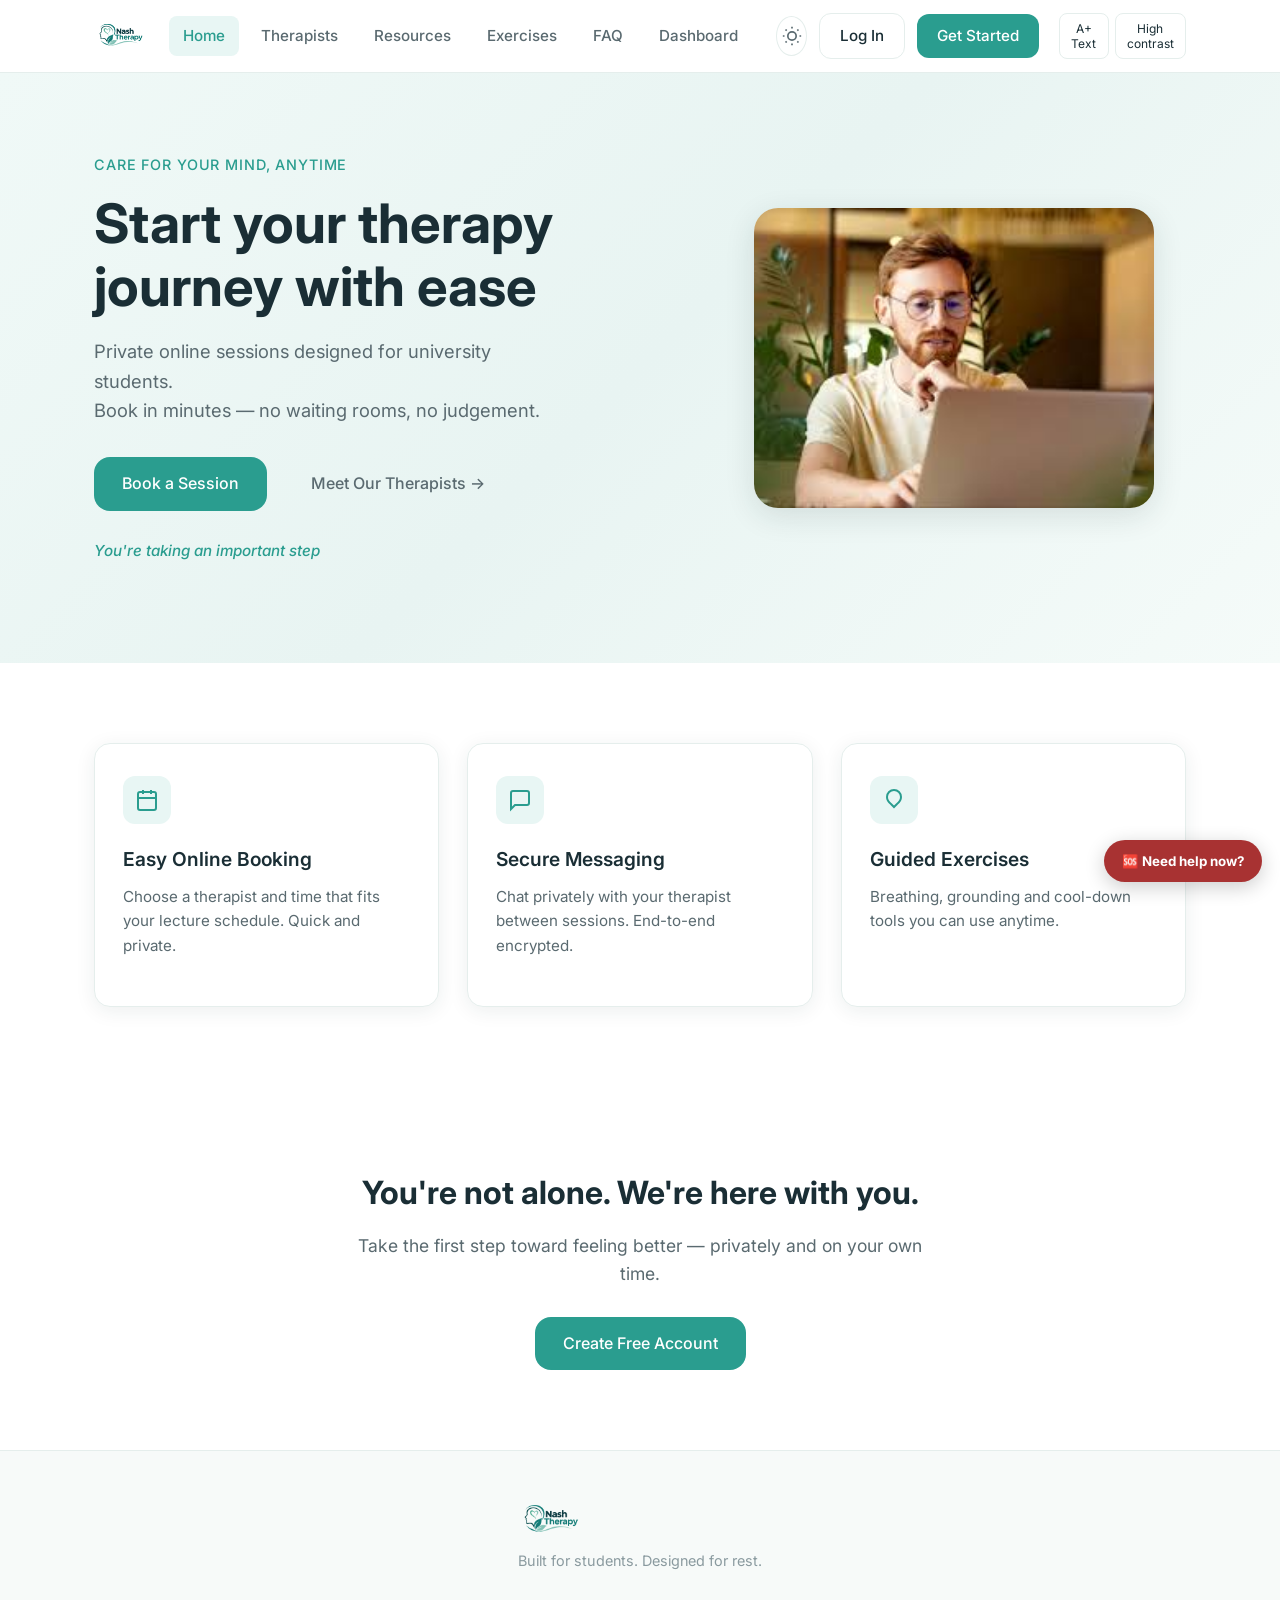
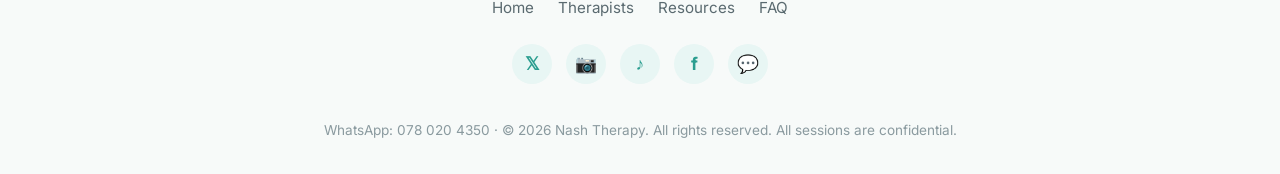
<file: index.html>
<!DOCTYPE html>
<html lang="en">
<head>
  <meta charset="UTF-8">
  <meta name="viewport" content="width=device-width, initial-scale=1.0">
  <title>Nash Therapy | Support for Students</title>
  <link rel="stylesheet" href="styles.css">
  <link href="https://fonts.googleapis.com/css2?family=Inter:wght@300;400;500;600;700&display=swap" rel="stylesheet">
</head>
<body>
  <header class="navbar">
    <div class="container nav-container">
      <a href="index.html" class="logo"><img src="images/logo.png" alt="Nash Therapy" class="logo-img"></a>
      <nav class="nav-links">
        <a href="index.html" class="nav-link active">Home</a>
        <a href="therapists.html" class="nav-link">Therapists</a>
        <a href="resources.html" class="nav-link">Resources</a>
        <a href="exercises.html" class="nav-link">Exercises</a>
        <a href="faq.html" class="nav-link">FAQ</a>
        <a href="dashboard.html" class="nav-link">Dashboard</a>
      </nav>
      <div class="nav-actions">
        <button id="theme-toggle" class="theme-btn" aria-label="Toggle dark mode">
          <svg class="icon-sun" viewBox="0 0 24 24" fill="none" stroke="currentColor" stroke-width="2"><circle cx="12" cy="12" r="5"/><path d="M12 1v2M12 21v2M4.22 4.22l1.42 1.42M18.36 18.36l1.42 1.42M1 12h2M21 12h2M4.22 19.78l1.42-1.42M18.36 5.64l1.42-1.42"/></svg>
          <svg class="icon-moon" viewBox="0 0 24 24" fill="none" stroke="currentColor" stroke-width="2"><path d="M21 12.79A9 9 0 1 1 11.21 3 7 7 0 0 0 21 12.79z"/></svg>
        </button>
        <a href="login.html" class="btn btn-outline">Log In</a>
        <a href="signup.html" class="btn btn-primary">Get Started</a>
      </div>
    </div>
  </header>

  <section class="hero">
    <div class="container hero-content">
      <div class="hero-text">
        <p class="hero-eyebrow animate-fade-up">Care for your mind, anytime</p>
        <h1 class="hero-title">
          <span class="animate-fade-up delay-1">Start your therapy</span>
          <span class="animate-fade-up delay-2">journey with ease</span>
        </h1>
        <p class="hero-subtitle animate-fade-up delay-3">
          Private online sessions designed for university students.<br>
          Book in minutes — no waiting rooms, no judgement.
        </p>
        <div class="hero-actions animate-fade-up delay-4">
          <a href="signup.html" class="btn btn-primary btn-lg">Book a Session</a>
          <a href="therapists.html" class="btn btn-ghost btn-lg">Meet Our Therapists →</a>
        </div>
        <p class="hero-support animate-fade-up delay-5">You're taking an important step</p>
      </div>
      <div class="hero-visual animate-fade-up delay-3">
        <img src="images/student-hero.jpg" alt="Student using Nash Therapy" class="hero-image">
      </div>
    </div>
  </section>

  <section class="features">
    <div class="container">
      <div class="features-grid">
        <article class="feature-card animate-on-scroll">
          <div class="feature-icon"><svg viewBox="0 0 24 24" fill="none" stroke="currentColor" stroke-width="2"><rect x="3" y="4" width="18" height="18" rx="2"/><path d="M16 2v4M8 2v4M3 10h18"/></svg></div>
          <h3>Easy Online Booking</h3>
          <p>Choose a therapist and time that fits your lecture schedule. Quick and private.</p>
        </article>
        <article class="feature-card animate-on-scroll">
          <div class="feature-icon"><svg viewBox="0 0 24 24" fill="none" stroke="currentColor" stroke-width="2"><path d="M21 15a2 2 0 0 1-2 2H7l-4 4V5a2 2 0 0 1 2-2h14a2 2 0 0 1 2 2z"/></svg></div>
          <h3>Secure Messaging</h3>
          <p>Chat privately with your therapist between sessions. End-to-end encrypted.</p>
        </article>
        <article class="feature-card animate-on-scroll">
          <div class="feature-icon"><svg viewBox="0 0 24 24" fill="none" stroke="currentColor" stroke-width="2"><path d="M12 2a7 7 0 0 1 7 7c0 3-2 5.5-4 7l-3 3-3-3c-2-1.5-4-4-4-7a7 7 0 0 1 7-7z"/></svg></div>
          <h3>Guided Exercises</h3>
          <p>Breathing, grounding and cool-down tools you can use anytime.</p>
        </article>
      </div>
    </div>
  </section>

  <section class="cta">
    <div class="container">
      <div class="cta-content animate-on-scroll">
        <h2>You're not alone. We're here with you.</h2>
        <p>Take the first step toward feeling better — privately and on your own time.</p>
        <a href="signup.html" class="btn btn-primary btn-lg">Create Free Account</a>
      </div>
    </div>
  </section>

  <footer class="footer">
    <div class="container footer-content">
      <div class="footer-brand">
        <a href="index.html" class="logo"><img src="images/logo.png" alt="Nash Therapy" class="logo-img"></a>
        <p>Built for students. Designed for rest.</p>
      </div>
      <div class="footer-links">
        <a href="index.html">Home</a>
        <a href="therapists.html">Therapists</a>
        <a href="resources.html">Resources</a>
        <a href="faq.html">FAQ</a>
      </div>
      <div class="social-links">
        <a href="https://twitter.com/" target="_blank" rel="noopener" class="social-icon" title="Twitter">𝕏</a>
        <a href="https://instagram.com/" target="_blank" rel="noopener" class="social-icon" title="Instagram">📷</a>
        <a href="https://www.tiktok.com/" target="_blank" rel="noopener" class="social-icon" title="TikTok">♪</a>
        <a href="https://facebook.com/" target="_blank" rel="noopener" class="social-icon" title="Facebook">f</a>
        <a href="https://wa.me/27780204350" target="_blank" rel="noopener" class="social-icon" title="WhatsApp 078 020 4350">💬</a>
      </div>
      <p class="footer-copy">WhatsApp: 078 020 4350 · © 2026 Nash Therapy. All rights reserved. All sessions are confidential.</p>
    </div>
  </footer>
  <script src="script.js"></script>
</body>
</html>
</file>
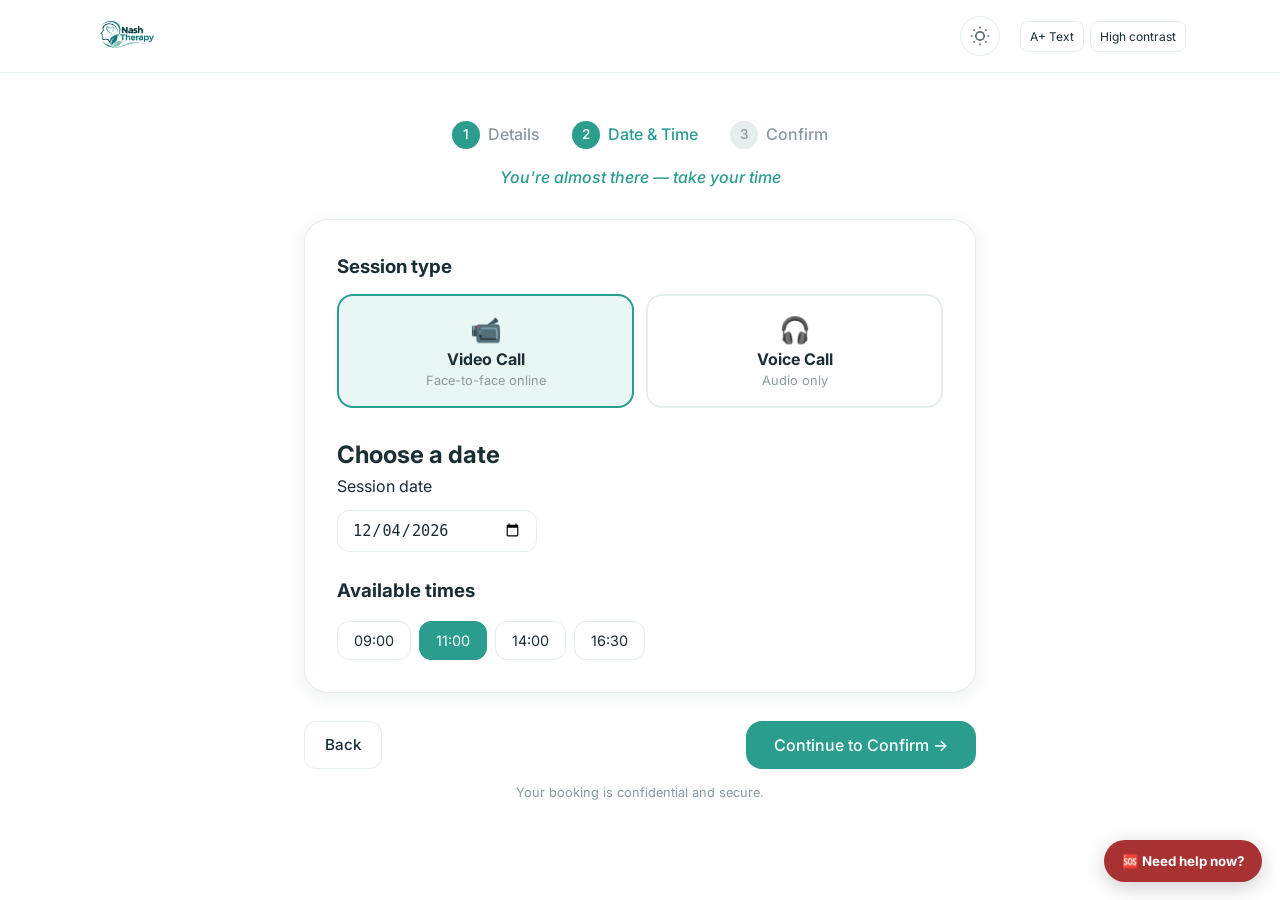
<file: booking.html>
<!DOCTYPE html>
<html lang="en">
<head>
  <meta charset="UTF-8">
  <meta name="viewport" content="width=device-width, initial-scale=1.0">
  <title>Book a Session | Nash Therapy</title>
  <link rel="stylesheet" href="styles.css">
  <link href="https://fonts.googleapis.com/css2?family=Inter:wght@300;400;500;600;700&display=swap" rel="stylesheet">
</head>
<body>
  <header class="navbar">
    <div class="container nav-container">
      <a href="index.html" class="logo">
        <img src="images/logo.png" alt="Nash Therapy" class="logo-img">
      </a>
      <div class="nav-actions">
        <button id="theme-toggle" class="theme-btn" aria-label="Toggle dark mode">
          <svg class="icon-sun" viewBox="0 0 24 24" fill="none" stroke="currentColor" stroke-width="2"><circle cx="12" cy="12" r="5"/><path d="M12 1v2M12 21v2M4.22 4.22l1.42 1.42M18.36 18.36l1.42 1.42M1 12h2M21 12h2M4.22 19.78l1.42-1.42M18.36 5.64l1.42-1.42"/></svg>
          <svg class="icon-moon" viewBox="0 0 24 24" fill="none" stroke="currentColor" stroke-width="2"><path d="M21 12.79A9 9 0 1 1 11.21 3 7 7 0 0 0 21 12.79z"/></svg>
        </button>
      </div>
    </div>
  </header>

  <main class="page-content">
    <div class="container" style="max-width:720px">

      <!-- STEP 2: Date, Time & Session Type -->
      <div id="step-datetime">
        <div class="progress-steps animate-fade-up">
          <div class="step done"><span>1</span> Details</div>
          <div class="step active"><span>2</span> Date & Time</div>
          <div class="step"><span>3</span> Confirm</div>
        </div>
        <p class="support-text center animate-fade-up delay-1">You're almost there — take your time</p>

        <div class="booking-panel animate-fade-up delay-2">
          <h3 style="margin-bottom:12px">Session type</h3>
          <div class="session-type-options" id="session-type">
            <button class="type-btn selected" data-type="Video Call">
              <span class="type-icon">📹</span>
              <strong>Video Call</strong>
              <small>Face-to-face online</small>
            </button>
            <button class="type-btn" data-type="Voice Call">
              <span class="type-icon">🎧</span>
              <strong>Voice Call</strong>
              <small>Audio only</small>
            </button>
          </div>

          <div class="calendar-section" style="margin-top:28px"><h2>Choose a date</h2><label for="booking-date">Session date</label><input type="date" id="booking-date" min="2026-11-13" value="2026-11-16" class="search-input" style="display:block;margin-top:10px"></div>

          <div class="times-section" style="margin-top:24px">
            <h3>Available times</h3>
            <div class="time-slots" id="time-slots">
              <button class="time-slot" data-time="09:00">09:00</button>
              <button class="time-slot selected" data-time="11:00">11:00</button>
              <button class="time-slot" data-time="14:00">14:00</button>
              <button class="time-slot" data-time="16:30">16:30</button>
            </div>
          </div>
        </div>

        <div class="booking-actions animate-fade-up delay-3">
          <a href="therapist-profile.html" id="back-link" class="btn btn-outline">Back</a>
          <button id="btn-to-confirm" class="btn btn-primary btn-lg">Continue to Confirm →</button>
        </div>
        <p class="privacy-note center">Your booking is confidential and secure.</p>
      </div>

      <!-- STEP 3: Confirm -->
      <div id="step-confirm" style="display:none">
        <div class="progress-steps">
          <div class="step done"><span>1</span> Details</div>
          <div class="step done"><span>2</span> Date & Time</div>
          <div class="step active"><span>3</span> Confirm</div>
        </div>
        <p class="support-text center">Please review your booking details</p>

        <div class="booking-panel">
          <div class="confirm-summary">
            <div class="confirm-row"><span class="confirm-label">Therapist</span><span class="confirm-value" id="confirm-therapist">Dr. Thandi Mokoena</span></div>
            <div class="confirm-row"><span class="confirm-label">Date</span><span class="confirm-value" id="confirm-date">9 October 2026</span></div>
            <div class="confirm-row"><span class="confirm-label">Time</span><span class="confirm-value" id="confirm-time">11:00</span></div>
            <div class="confirm-row"><span class="confirm-label">Session type</span><span class="confirm-value" id="confirm-type">Video Call · 45 minutes</span></div>
            <div class="confirm-row"><span class="confirm-label">Location</span><span class="confirm-value">Online (secure link will be sent)</span></div>
          </div>
        </div>

        <div class="booking-actions">
          <button id="btn-back-datetime" class="btn btn-outline">Back</button>
          <button id="btn-confirm-booking" class="btn btn-primary btn-lg">Confirm Booking</button>
        </div>
        <p class="privacy-note center">By confirming you agree that this session is confidential.</p>
      </div>

      <!-- SUCCESS -->
      <div id="step-success" style="display:none">
        <div class="success-card animate-fade-up">
          <div class="success-icon">✓</div>
          <h1>Booking Confirmed!</h1>
          <p class="success-msg">Your session with <strong id="success-therapist">Dr. Thandi Mokoena</strong> has been successfully booked.</p>
          <div class="confirm-summary" style="text-align:left; margin:24px 0">
            <div class="confirm-row"><span class="confirm-label">Date</span><span class="confirm-value" id="success-date">9 October 2026</span></div>
            <div class="confirm-row"><span class="confirm-label">Time</span><span class="confirm-value" id="success-time">11:00</span></div>
            <div class="confirm-row"><span class="confirm-label">Type</span><span class="confirm-value" id="success-type">Video Call · 45 min</span></div>
          </div>
          <p class="muted">A confirmation has been saved to your dashboard.</p>
          <div style="display:flex;gap:12px;justify-content:center;margin-top:28px;flex-wrap:wrap">
            <a href="dashboard.html" class="btn btn-primary btn-lg">Go to Dashboard</a>
            <a href="messages.html" class="btn btn-outline btn-lg">Message Therapist</a>
          </div>
        </div>
      </div>

    </div>
  </main>

  <script src="therapist-data.js"></script>
  <script src="script.js"></script>
  <script>
    (function () {
      var dateInput = document.getElementById('booking-date');
      var today = new Date(); var todayISO = new Date(today.getTime()-today.getTimezoneOffset()*60000).toISOString().slice(0,10); dateInput.min = todayISO; if (dateInput.value < todayISO) dateInput.value = todayISO;
      var selectedDate = dateInput.value;
      var selectedTime = "11:00";
      var selectedType = "Video Call";

      var therapistId = window.getNashTherapistId();
      var therapist = window.NASH_THERAPISTS[therapistId];
      document.getElementById("confirm-therapist").textContent = therapist.name;
      document.getElementById("success-therapist").textContent = therapist.name;
      document.getElementById("back-link").href = "therapist-profile.html?t=" + therapistId;

      document.querySelectorAll(".type-btn").forEach(function (btn) {
        btn.addEventListener("click", function () {
          document.querySelectorAll(".type-btn").forEach(function (b) { b.classList.remove("selected"); });
          btn.classList.add("selected");
          selectedType = btn.getAttribute("data-type");
        });
      });

      document.getElementById('booking-date').addEventListener('change', function(){ selectedDate=this.value; });
      var existingBooking = null; try { existingBooking=JSON.parse(localStorage.getItem(NashAuth.key('nash-booking'))); } catch(e) {}
      if (new URLSearchParams(location.search).get('edit')==='1' && existingBooking) { var previousDate=existingBooking.isoDate || todayISO; document.getElementById('booking-date').value=previousDate>=todayISO?previousDate:todayISO; selectedDate=document.getElementById('booking-date').value; selectedTime=existingBooking.time || selectedTime; }

      document.querySelectorAll(".time-slot").forEach(function (slot) {
        slot.addEventListener("click", function () {
          document.querySelectorAll(".time-slot").forEach(function (s) { s.classList.remove("selected"); });
          slot.classList.add("selected");
          selectedTime = slot.getAttribute("data-time");
        });
      });

      function formatDate(d) { return new Date(d + 'T12:00:00').toLocaleDateString('en-ZA',{day:'numeric',month:'long',year:'numeric'}); }

      document.getElementById("btn-to-confirm").addEventListener("click", function () {
        document.getElementById("confirm-date").textContent = formatDate(selectedDate);
        document.getElementById("confirm-time").textContent = selectedTime;
        document.getElementById("confirm-type").textContent = selectedType + " · 45 minutes";
        document.getElementById("step-datetime").style.display = "none";
        document.getElementById("step-confirm").style.display = "block";
        window.scrollTo(0, 0);
      });

      document.getElementById("btn-back-datetime").addEventListener("click", function () {
        document.getElementById("step-confirm").style.display = "none";
        document.getElementById("step-datetime").style.display = "block";
        window.scrollTo(0, 0);
      });

      document.getElementById("btn-confirm-booking").addEventListener("click", function () {
        document.getElementById("success-date").textContent = formatDate(selectedDate);
        document.getElementById("success-time").textContent = selectedTime;
        document.getElementById("success-type").textContent = selectedType + " · 45 min";

        localStorage.setItem(NashAuth.key("nash-booking"), JSON.stringify({
          therapist: therapist.name,
          photo: therapist.photo,
          date: formatDate(selectedDate), isoDate: selectedDate, time: selectedTime, therapistId: therapistId, status: 'booked',
          type: selectedType + " · 45 min"
        }));

        document.getElementById("step-confirm").style.display = "none";
        document.getElementById("step-success").style.display = "block";
        window.scrollTo(0, 0);
      });
    })();
  </script>
</body>
</html>
</file>
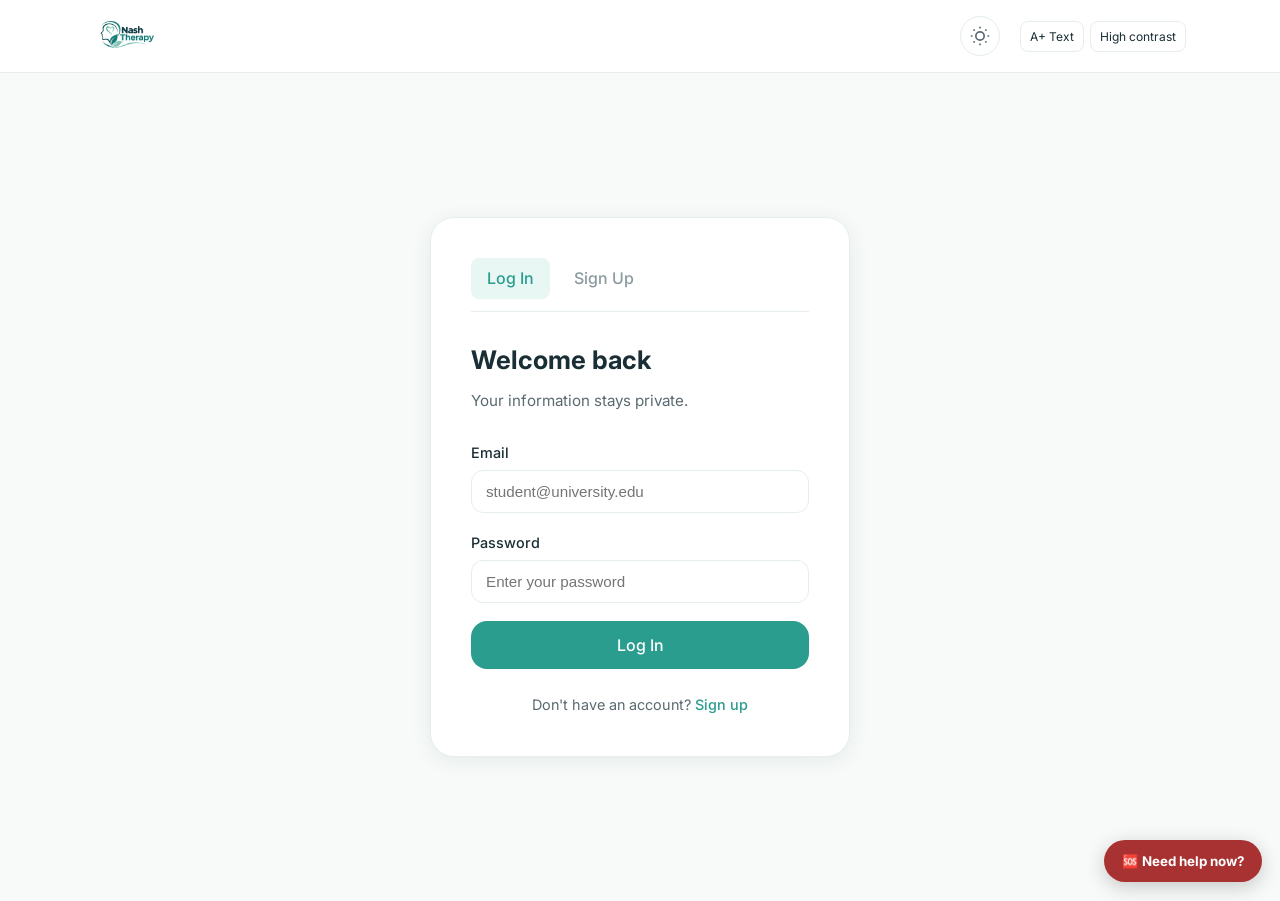
<file: dashboard.html>
<!DOCTYPE html>
<html lang="en">
<head>
  <meta charset="UTF-8">
  <meta name="viewport" content="width=device-width, initial-scale=1.0">
  <title>Dashboard | Nash Therapy</title>
  <link rel="stylesheet" href="styles.css">
  <link href="https://fonts.googleapis.com/css2?family=Inter:wght@300;400;500;600;700&display=swap" rel="stylesheet">
</head>
<body>
  <header class="navbar">
    <div class="container nav-container">
      <a href="index.html" class="logo">
        <img src="images/logo.png" alt="Nash Therapy" class="logo-img">
      </a>
      <nav class="nav-links">
        <a href="index.html" class="nav-link">Home</a>
        <a href="therapists.html" class="nav-link">Therapists</a>
        <a href="resources.html" class="nav-link">Resources</a>
        <a href="exercises.html" class="nav-link">Exercises</a>
        <a href="faq.html" class="nav-link">FAQ</a>
        <a href="dashboard.html" class="nav-link active">Dashboard</a>
      </nav>
      <div class="nav-actions">
        <button id="theme-toggle" class="theme-btn" aria-label="Toggle dark mode">
          <svg class="icon-sun" viewBox="0 0 24 24" fill="none" stroke="currentColor" stroke-width="2"><circle cx="12" cy="12" r="5"/><path d="M12 1v2M12 21v2M4.22 4.22l1.42 1.42M18.36 18.36l1.42 1.42M1 12h2M21 12h2M4.22 19.78l1.42-1.42M18.36 5.64l1.42-1.42"/></svg>
          <svg class="icon-moon" viewBox="0 0 24 24" fill="none" stroke="currentColor" stroke-width="2"><path d="M21 12.79A9 9 0 1 1 11.21 3 7 7 0 0 0 21 12.79z"/></svg>
        </button>
        <button class="btn btn-outline" id="logout-btn">Log Out</button>
      </div>
    </div>
  </header>

  <main class="page-content">
    <div class="container">
      <div class="dash-header animate-fade-up">
        <div class="profile-pic-area">
          <img id="user-avatar" src="images/student-hero.jpg" alt="Your profile" class="user-avatar">
          <label class="upload-label">
            Change photo
            <input type="file" id="avatar-upload" accept="image/*" hidden>
          </label>
        </div>
        <div>
          <p class="muted">Welcome back</p>
          <h1 id="welcome-msg">Hi there, you're doing great</h1>
          <p class="support-text">Every step you take matters. We're here for your healing and growth.</p>
        </div>
      </div>

      <section class="dash-card mood-card animate-on-scroll"><h2>Daily mood check-in</h2><p class="muted">How are you feeling today? Your check-ins are private to this browser account.</p><div class="mood-options" role="group" aria-label="Choose your mood"><button type="button" data-mood="Great">😊<span>Good</span></button><button type="button" data-mood="Okay">😐<span>Okay</span></button><button type="button" data-mood="Low">😔<span>Low</span></button><button type="button" data-mood="Stressed">😟<span>Stressed</span></button><button type="button" data-mood="Anxious">😰<span>Anxious</span></button></div><p id="mood-feedback" class="muted" aria-live="polite"></p><h3>Recent check-ins</h3><ul id="mood-history" class="mood-history"></ul></section>
      <div class="dash-grid">
        <section class="dash-card animate-on-scroll" id="session-card">
          <h2>Upcoming Session</h2>
          <div id="session-content">
            <p class="muted">No upcoming sessions yet.</p>
            <a href="therapists.html" class="btn btn-primary" style="margin-top:12px">Book a Session</a>
          </div>
        </section>

        <section class="dash-card animate-on-scroll">
          <h2>Recent Messages</h2>
          <div class="message-preview">
            <strong>Dr. Thandi Mokoena</strong>
            <p>Hi, I hope you're doing well. Just checking in after our last session...</p>
            <span class="badge">2 unread</span>
          </div>
          <a href="messages.html" class="feature-link">View all messages →</a>
        </section>

        <section class="dash-card animate-on-scroll">
          <h2>Quick Tools</h2>
          <ul class="resource-list">
            <li><a href="exercises.html">Box Breathing Exercise</a></li>
            <li><a href="exercises.html">Desk Stretch Timer</a></li>
            <li><a href="resources.html">Student Resources</a></li>
            <li><a href="booking.html">Book another session</a></li>
          </ul>
        </section>
      </div>
    </div>
  </main>

  <!-- Social footer -->
  <footer class="footer">
    <div class="container footer-content">
      <div class="social-links">
        <a href="https://twitter.com/" target="_blank" rel="noopener" aria-label="Twitter" class="social-icon" title="Twitter">𝕏</a>
        <a href="https://instagram.com/" target="_blank" rel="noopener" aria-label="Instagram" class="social-icon" title="Instagram">📷</a>
        <a href="https://www.tiktok.com/" target="_blank" rel="noopener" aria-label="TikTok" class="social-icon" title="TikTok">♪</a>
        <a href="https://facebook.com/" target="_blank" rel="noopener" aria-label="Facebook" class="social-icon" title="Facebook">f</a>
        <a href="https://wa.me/27780204350" target="_blank" rel="noopener" aria-label="WhatsApp" class="social-icon" title="WhatsApp 078 020 4350">💬</a>
      </div>
      <p class="footer-copy">WhatsApp: 078 020 4350 · © 2026 Nash Therapy. All sessions are confidential.</p>
    </div>
  </footer>

  <script src="script.js"></script>
  <script>
    (function () {
      // Not logged in? Send them to the login page.
      if (!NashAuth.current()) {
        window.location.replace("login.html");
        return;
      }
      // Also check when the person uses the browser Back button
      window.addEventListener("pageshow", function () {
        if (!NashAuth.current()) window.location.replace("login.html");
      });

      // Personalised name - read every time the page loads
      function updateWelcome() {
        var name = NashAuth.currentUser().name;
        var el = document.getElementById("welcome-msg");
        if (name && name.length > 0) {
          el.textContent = "Hi " + name + ", you're doing great";
        } else {
          el.textContent = "Hi there, you're doing great";
        }
      }
      updateWelcome();

      // Booking
      var bookingRaw = localStorage.getItem(NashAuth.key("nash-booking"));
      var sessionContent = document.getElementById("session-content");
      if (bookingRaw) {
        try {
          var b = JSON.parse(bookingRaw);
          if (b.status !== "cancelled") {
            sessionContent.innerHTML = '<div class="session-info"><img src="' + (b.photo || "images/thandi.jpg") + '" alt="Therapist" class="session-photo"><div><strong>' + b.therapist + '</strong><p class="muted">' + b.date + ' · ' + b.time + ' · ' + b.type + '</p></div></div><div class="dash-actions"><a href="messages.html" class="btn btn-outline">Message</a><a href="booking.html?t=' + (b.therapistId || 'thandi') + '&edit=1" class="btn btn-outline">Reschedule</a><button class="btn btn-outline" id="cancel-booking">Cancel booking</button></div>';
            document.getElementById('cancel-booking').addEventListener('click', function(){ if(confirm('Cancel this session booking?')) { b.status='cancelled'; localStorage.setItem(NashAuth.key('nash-booking'), JSON.stringify(b)); sessionContent.innerHTML='<p class="muted">Your booking has been cancelled.</p><a href="therapists.html" class="btn btn-primary">Book a Session</a>'; }});
          }
        } catch (e) {}
      }

      // Mood check-ins are stored under the signed-in account key.
      var moodKey = NashAuth.key('nash-moods');
      var moods = []; try { moods = JSON.parse(localStorage.getItem(moodKey)) || []; } catch(e) {}
      function renderMoods(){ var list=document.getElementById('mood-history'); list.innerHTML=''; moods.slice(0,7).forEach(function(m){var li=document.createElement('li');li.textContent=m.emoji+' '+m.mood+' · '+m.date;list.appendChild(li);}); if(!moods.length) list.innerHTML='<li class="muted">Your recent check-ins will appear here.</li>'; }
      document.querySelectorAll('[data-mood]').forEach(function(btn){btn.addEventListener('click',function(){var map={Great:'😊',Okay:'😐',Low:'😔',Stressed:'😟',Anxious:'😰'};var today=new Date().toLocaleDateString('en-ZA',{day:'numeric',month:'short',year:'numeric'});moods=moods.filter(function(m){return m.date!==today;});moods.unshift({mood:btn.dataset.mood,emoji:map[btn.dataset.mood],date:today});moods=moods.slice(0,7);localStorage.setItem(moodKey,JSON.stringify(moods));document.getElementById('mood-feedback').textContent='Thanks for checking in. Your mood has been saved.';renderMoods();});}); renderMoods();

      // Avatar
      var avatarImg = document.getElementById("user-avatar");
      var savedAvatar = localStorage.getItem(NashAuth.key("nash-avatar"));
      if (savedAvatar) avatarImg.src = savedAvatar;
      document.getElementById("avatar-upload").addEventListener("change", function (e) {
        var file = e.target.files[0];
        if (!file) return;
        var reader = new FileReader();
        reader.onload = function (ev) {
          avatarImg.src = ev.target.result;
          localStorage.setItem(NashAuth.key("nash-avatar"), ev.target.result);
        };
        reader.readAsDataURL(file);
      });

      // Logout - ends this person's session
      document.getElementById("logout-btn").addEventListener("click", function () {
        NashAuth.logout();
        window.location.href = "index.html";
      });
    })();
  </script>
</body>
</html>
</file>
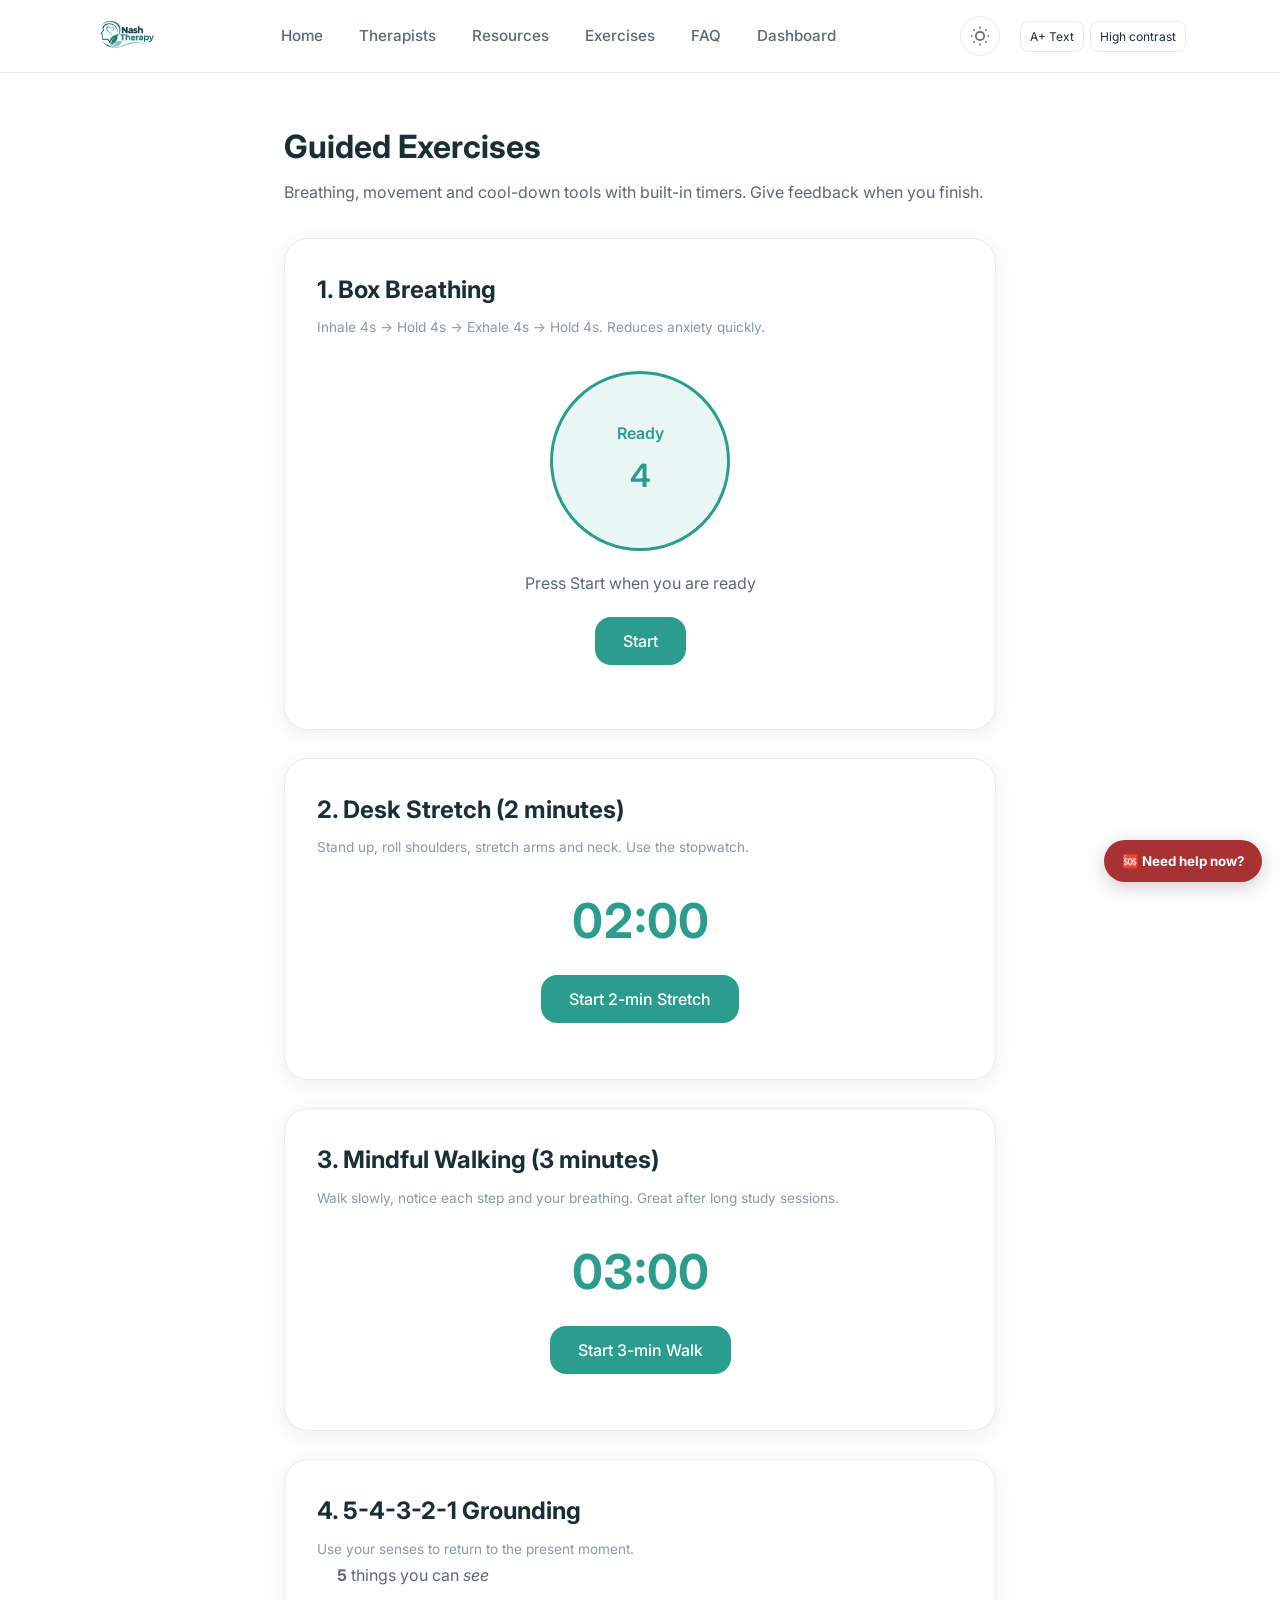
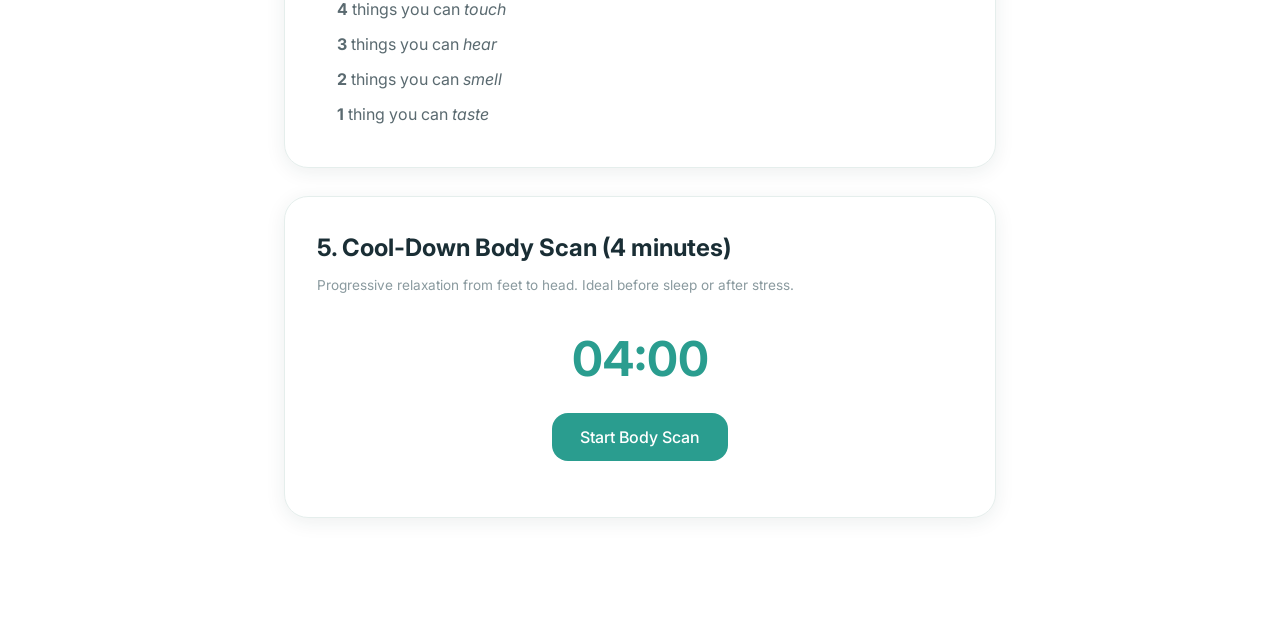
<file: exercises.html>
<!DOCTYPE html>
<html lang="en">
<head>
  <meta charset="UTF-8">
  <meta name="viewport" content="width=device-width, initial-scale=1.0">
  <title>Guided Exercises | Nash Therapy</title>
  <link rel="stylesheet" href="styles.css">
  <link href="https://fonts.googleapis.com/css2?family=Inter:wght@300;400;500;600;700&display=swap" rel="stylesheet">
</head>
<body>
  <header class="navbar">
    <div class="container nav-container">
      <a href="index.html" class="logo">
        <img src="images/logo.png" alt="Nash Therapy" class="logo-img">
      </a>
      <nav class="nav-links">
        <a href="index.html" class="nav-link">Home</a>
        <a href="therapists.html" class="nav-link">Therapists</a>
        <a href="resources.html" class="nav-link">Resources</a>
        <a href="exercises.html" class="nav-link active">Exercises</a>
        <a href="faq.html" class="nav-link">FAQ</a>
        <a href="dashboard.html" class="nav-link">Dashboard</a>
      </nav>
      <div class="nav-actions">
        <button id="theme-toggle" class="theme-btn" aria-label="Toggle dark mode">
          <svg class="icon-sun" viewBox="0 0 24 24" fill="none" stroke="currentColor" stroke-width="2"><circle cx="12" cy="12" r="5"/><path d="M12 1v2M12 21v2M4.22 4.22l1.42 1.42M18.36 18.36l1.42 1.42M1 12h2M21 12h2M4.22 19.78l1.42-1.42M18.36 5.64l1.42-1.42"/></svg>
          <svg class="icon-moon" viewBox="0 0 24 24" fill="none" stroke="currentColor" stroke-width="2"><path d="M21 12.79A9 9 0 1 1 11.21 3 7 7 0 0 0 21 12.79z"/></svg>
        </button>
      </div>
    </div>
  </header>

  <main class="page-content">
    <div class="container" style="max-width:760px">
      <div class="page-header animate-fade-up">
        <h1>Guided Exercises</h1>
        <p>Breathing, movement and cool-down tools with built-in timers. Give feedback when you finish.</p>
      </div>

      <!-- 1. Box Breathing -->
      <section class="exercise-card animate-on-scroll" id="ex-breathing">
        <h2>1. Box Breathing</h2>
        <p class="muted">Inhale 4s → Hold 4s → Exhale 4s → Hold 4s. Reduces anxiety quickly.</p>
        <div class="breathing-area">
          <div id="breath-circle" class="breath-circle">
            <span id="breath-text">Ready</span>
            <span id="breath-count" class="breath-count">4</span>
          </div>
          <p id="breath-instruction" class="breath-instruction">Press Start when you are ready</p>
          <div class="breath-controls">
            <button id="breath-start" class="btn btn-primary btn-lg">Start</button>
            <button id="breath-stop" class="btn btn-outline btn-lg" style="display:none">Stop</button>
          </div>
        </div>
        <div class="feedback-box" id="feedback-breathing" style="display:none">
          <p><strong>How do you feel after this exercise?</strong></p>
          <div class="feedback-btns">
            <button class="fb-btn" data-ex="breathing">😊 Calmer</button>
            <button class="fb-btn" data-ex="breathing">😐 Same</button>
            <button class="fb-btn" data-ex="breathing">😓 Still tense</button>
          </div>
          <p class="fb-thanks" style="display:none;color:var(--color-primary);margin-top:10px">Thank you for your feedback.</p>
        </div>
      </section>

      <!-- 2. Stretch timer -->
      <section class="exercise-card animate-on-scroll" id="ex-stretch">
        <h2>2. Desk Stretch (2 minutes)</h2>
        <p class="muted">Stand up, roll shoulders, stretch arms and neck. Use the stopwatch.</p>
        <div class="timer-area">
          <div class="timer-display" id="stretch-timer">02:00</div>
          <div class="breath-controls">
            <button id="stretch-start" class="btn btn-primary btn-lg">Start 2-min Stretch</button>
            <button id="stretch-stop" class="btn btn-outline btn-lg" style="display:none">Stop</button>
          </div>
        </div>
        <div class="feedback-box" id="feedback-stretch" style="display:none">
          <p><strong>How do you feel after stretching?</strong></p>
          <div class="feedback-btns">
            <button class="fb-btn" data-ex="stretch">😊 Looser</button>
            <button class="fb-btn" data-ex="stretch">😐 Same</button>
            <button class="fb-btn" data-ex="stretch">😓 Still stiff</button>
          </div>
          <p class="fb-thanks" style="display:none;color:var(--color-primary);margin-top:10px">Thank you for your feedback.</p>
        </div>
      </section>

      <!-- 3. Walking cool-down -->
      <section class="exercise-card animate-on-scroll" id="ex-walk">
        <h2>3. Mindful Walking (3 minutes)</h2>
        <p class="muted">Walk slowly, notice each step and your breathing. Great after long study sessions.</p>
        <div class="timer-area">
          <div class="timer-display" id="walk-timer">03:00</div>
          <div class="breath-controls">
            <button id="walk-start" class="btn btn-primary btn-lg">Start 3-min Walk</button>
            <button id="walk-stop" class="btn btn-outline btn-lg" style="display:none">Stop</button>
          </div>
        </div>
        <div class="feedback-box" id="feedback-walk" style="display:none">
          <p><strong>How do you feel after walking?</strong></p>
          <div class="feedback-btns">
            <button class="fb-btn" data-ex="walk">😊 Refreshed</button>
            <button class="fb-btn" data-ex="walk">😐 Same</button>
            <button class="fb-btn" data-ex="walk">😓 Still restless</button>
          </div>
          <p class="fb-thanks" style="display:none;color:var(--color-primary);margin-top:10px">Thank you for your feedback.</p>
        </div>
      </section>

      <!-- 4. Grounding (no timer) -->
      <section class="exercise-card animate-on-scroll">
        <h2>4. 5-4-3-2-1 Grounding</h2>
        <p class="muted">Use your senses to return to the present moment.</p>
        <ul class="grounding-list">
          <li><strong>5</strong> things you can <em>see</em></li>
          <li><strong>4</strong> things you can <em>touch</em></li>
          <li><strong>3</strong> things you can <em>hear</em></li>
          <li><strong>2</strong> things you can <em>smell</em></li>
          <li><strong>1</strong> thing you can <em>taste</em></li>
        </ul>
      </section>

      <!-- 5. Body scan cool-down -->
      <section class="exercise-card animate-on-scroll" id="ex-bodyscan">
        <h2>5. Cool-Down Body Scan (4 minutes)</h2>
        <p class="muted">Progressive relaxation from feet to head. Ideal before sleep or after stress.</p>
        <div class="timer-area">
          <div class="timer-display" id="scan-timer">04:00</div>
          <div class="breath-controls">
            <button id="scan-start" class="btn btn-primary btn-lg">Start Body Scan</button>
            <button id="scan-stop" class="btn btn-outline btn-lg" style="display:none">Stop</button>
          </div>
        </div>
        <div class="feedback-box" id="feedback-scan" style="display:none">
          <p><strong>How relaxed do you feel now?</strong></p>
          <div class="feedback-btns">
            <button class="fb-btn" data-ex="scan">😊 Very relaxed</button>
            <button class="fb-btn" data-ex="scan">😐 A bit better</button>
            <button class="fb-btn" data-ex="scan">😓 Still tense</button>
          </div>
          <p class="fb-thanks" style="display:none;color:var(--color-primary);margin-top:10px">Thank you for your feedback.</p>
        </div>
      </section>
    </div>
  </main>

  <script src="script.js"></script>
  <script>
    (function () {
      // ---- Box Breathing ----
      var circle = document.getElementById("breath-circle");
      var text = document.getElementById("breath-text");
      var countEl = document.getElementById("breath-count");
      var instruction = document.getElementById("breath-instruction");
      var startBtn = document.getElementById("breath-start");
      var stopBtn = document.getElementById("breath-stop");
      var breathTimer = null, phase = 0;
      var phases = [
        { name: "Breathe In", duration: 4, scale: 1.35 },
        { name: "Hold", duration: 4, scale: 1.35 },
        { name: "Breathe Out", duration: 4, scale: 1 },
        { name: "Hold", duration: 4, scale: 1 }
      ];
      var breathCycles = 0;

      function runPhase() {
        var p = phases[phase];
        text.textContent = p.name;
        instruction.textContent = p.name + " slowly...";
        circle.style.transform = "scale(" + p.scale + ")";
        var c = p.duration;
        countEl.textContent = c;
        breathTimer = setInterval(function () {
          c--;
          countEl.textContent = c;
          if (c <= 0) {
            clearInterval(breathTimer);
            phase = (phase + 1) % 4;
            if (phase === 0) breathCycles++;
            if (breathCycles >= 3) {
              // After ~3 full cycles show feedback
              startBtn.style.display = "inline-flex";
              stopBtn.style.display = "none";
              circle.style.transform = "scale(1)";
              text.textContent = "Done";
              instruction.textContent = "Great work. How do you feel?";
              document.getElementById("feedback-breathing").style.display = "block";
              return;
            }
            runPhase();
          }
        }, 1000);
      }

      startBtn.addEventListener("click", function () {
        startBtn.style.display = "none";
        stopBtn.style.display = "inline-flex";
        document.getElementById("feedback-breathing").style.display = "none";
        phase = 0; breathCycles = 0;
        runPhase();
      });
      stopBtn.addEventListener("click", function () {
        clearInterval(breathTimer);
        circle.style.transform = "scale(1)";
        text.textContent = "Ready";
        countEl.textContent = "4";
        instruction.textContent = "Press Start when you are ready";
        startBtn.style.display = "inline-flex";
        stopBtn.style.display = "none";
        document.getElementById("feedback-breathing").style.display = "block";
      });

      // ---- Generic countdown timer helper ----
      function createTimer(displayId, startId, stopId, feedbackId, totalSeconds) {
        var display = document.getElementById(displayId);
        var start = document.getElementById(startId);
        var stop = document.getElementById(stopId);
        var feedback = document.getElementById(feedbackId);
        var timer = null;
        var remaining = totalSeconds;

        function format(s) {
          var m = Math.floor(s / 60);
          var sec = s % 60;
          return (m < 10 ? "0" : "") + m + ":" + (sec < 10 ? "0" : "") + sec;
        }

        start.addEventListener("click", function () {
          remaining = totalSeconds;
          display.textContent = format(remaining);
          start.style.display = "none";
          stop.style.display = "inline-flex";
          feedback.style.display = "none";
          timer = setInterval(function () {
            remaining--;
            display.textContent = format(remaining);
            if (remaining <= 0) {
              clearInterval(timer);
              display.textContent = "00:00";
              start.style.display = "inline-flex";
              stop.style.display = "none";
              feedback.style.display = "block";
            }
          }, 1000);
        });

        stop.addEventListener("click", function () {
          clearInterval(timer);
          display.textContent = format(totalSeconds);
          start.style.display = "inline-flex";
          stop.style.display = "none";
          feedback.style.display = "block";
        });
      }

      createTimer("stretch-timer", "stretch-start", "stretch-stop", "feedback-stretch", 120);
      createTimer("walk-timer", "walk-start", "walk-stop", "feedback-walk", 180);
      createTimer("scan-timer", "scan-start", "scan-stop", "feedback-scan", 240);

      // ---- Feedback buttons ----
      document.querySelectorAll(".fb-btn").forEach(function (btn) {
        btn.addEventListener("click", function () {
          var box = btn.closest(".feedback-box");
          box.querySelectorAll(".fb-btn").forEach(function (b) { b.style.opacity = "0.5"; });
          btn.style.opacity = "1";
          btn.style.outline = "2px solid var(--color-primary)";
          box.querySelector(".fb-thanks").style.display = "block";
        });
      });
    })();
  </script>
</body>
</html>
</file>
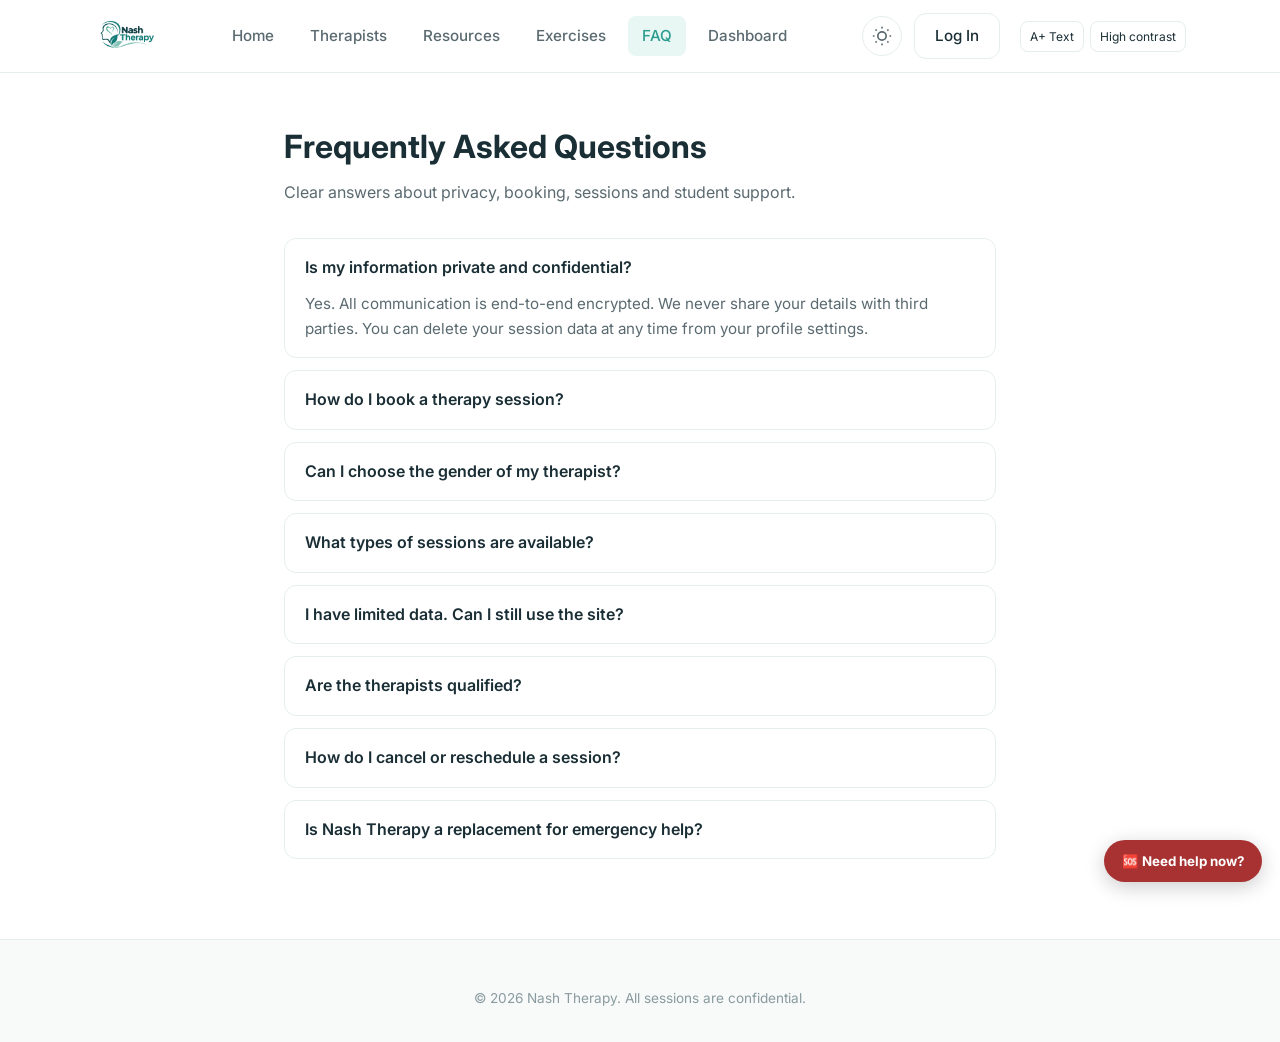
<file: faq.html>
<!DOCTYPE html>
<html lang="en">
<head>
  <meta charset="UTF-8">
  <meta name="viewport" content="width=device-width, initial-scale=1.0">
  <title>FAQ | Nash Therapy</title>
  <link rel="stylesheet" href="styles.css">
  <link href="https://fonts.googleapis.com/css2?family=Inter:wght@300;400;500;600;700&display=swap" rel="stylesheet">
</head>
<body>
  <header class="navbar">
    <div class="container nav-container">
      <a href="index.html" class="logo"><img src="images/logo.png" alt="Nash Therapy" class="logo-img"></a>
      <nav class="nav-links">
        <a href="index.html" class="nav-link">Home</a>
        <a href="therapists.html" class="nav-link">Therapists</a>
        <a href="resources.html" class="nav-link">Resources</a>
        <a href="exercises.html" class="nav-link">Exercises</a>
        <a href="faq.html" class="nav-link active">FAQ</a>
        <a href="dashboard.html" class="nav-link">Dashboard</a>
      </nav>
      <div class="nav-actions">
        <button id="theme-toggle" class="theme-btn" aria-label="Toggle dark mode">
          <svg class="icon-sun" viewBox="0 0 24 24" fill="none" stroke="currentColor" stroke-width="2"><circle cx="12" cy="12" r="5"/><path d="M12 1v2M12 21v2M4.22 4.22l1.42 1.42M18.36 18.36l1.42 1.42M1 12h2M21 12h2M4.22 19.78l1.42-1.42M18.36 5.64l1.42-1.42"/></svg>
          <svg class="icon-moon" viewBox="0 0 24 24" fill="none" stroke="currentColor" stroke-width="2"><path d="M21 12.79A9 9 0 1 1 11.21 3 7 7 0 0 0 21 12.79z"/></svg>
        </button>
        <a href="login.html" class="btn btn-outline">Log In</a>
      </div>
    </div>
  </header>

  <main class="page-content">
    <div class="container" style="max-width:760px">
      <div class="page-header animate-fade-up">
        <h1>Frequently Asked Questions</h1>
        <p>Clear answers about privacy, booking, sessions and student support.</p>
      </div>

      <div class="faq-list">
        <details class="faq-item animate-on-scroll" open>
          <summary>Is my information private and confidential?</summary>
          <p>Yes. All communication is end-to-end encrypted. We never share your details with third parties. You can delete your session data at any time from your profile settings.</p>
        </details>
        <details class="faq-item animate-on-scroll">
          <summary>How do I book a therapy session?</summary>
          <p>Create an account, browse therapists, filter by specialisation or gender, view availability, choose a date and time, and confirm. The whole process takes only a few minutes.</p>
        </details>
        <details class="faq-item animate-on-scroll">
          <summary>Can I choose the gender of my therapist?</summary>
          <p>Yes. Many students prefer a therapist of a specific gender. Use the gender filter on the Therapists page to find someone you feel comfortable with.</p>
        </details>
        <details class="faq-item animate-on-scroll">
          <summary>What types of sessions are available?</summary>
          <p>You can choose video calls or secure text messaging. Both options are private and can be mixed according to your preference and schedule.</p>
        </details>
        <details class="faq-item animate-on-scroll">
          <summary>I have limited data. Can I still use the site?</summary>
          <p>Yes. Key self-help resources and exercises work as a progressive web app and remain available even with low or no data connection.</p>
        </details>
        <details class="faq-item animate-on-scroll">
          <summary>Are the therapists qualified?</summary>
          <p>All therapists are licensed professionals with experience supporting university students. Profiles show credentials, years of experience, specialisations and student ratings.</p>
        </details>
        <details class="faq-item animate-on-scroll">
          <summary>How do I cancel or reschedule a session?</summary>
          <p>Go to your Dashboard, open the upcoming session, and choose Reschedule or Cancel. You will receive a confirmation message.</p>
        </details>
        <details class="faq-item animate-on-scroll">
          <summary>Is Nash Therapy a replacement for emergency help?</summary>
          <p>No. If you are in crisis or need immediate help, please contact local emergency services or a crisis hotline. Nash Therapy is for ongoing, non-emergency support.</p>
        </details>
      </div>
    </div>
  </main>

  <footer class="footer">
    <div class="container footer-content">
      <p class="footer-copy">© 2026 Nash Therapy. All sessions are confidential.</p>
    </div>
  </footer>
  <script src="script.js"></script>
</body>
</html>
</file>
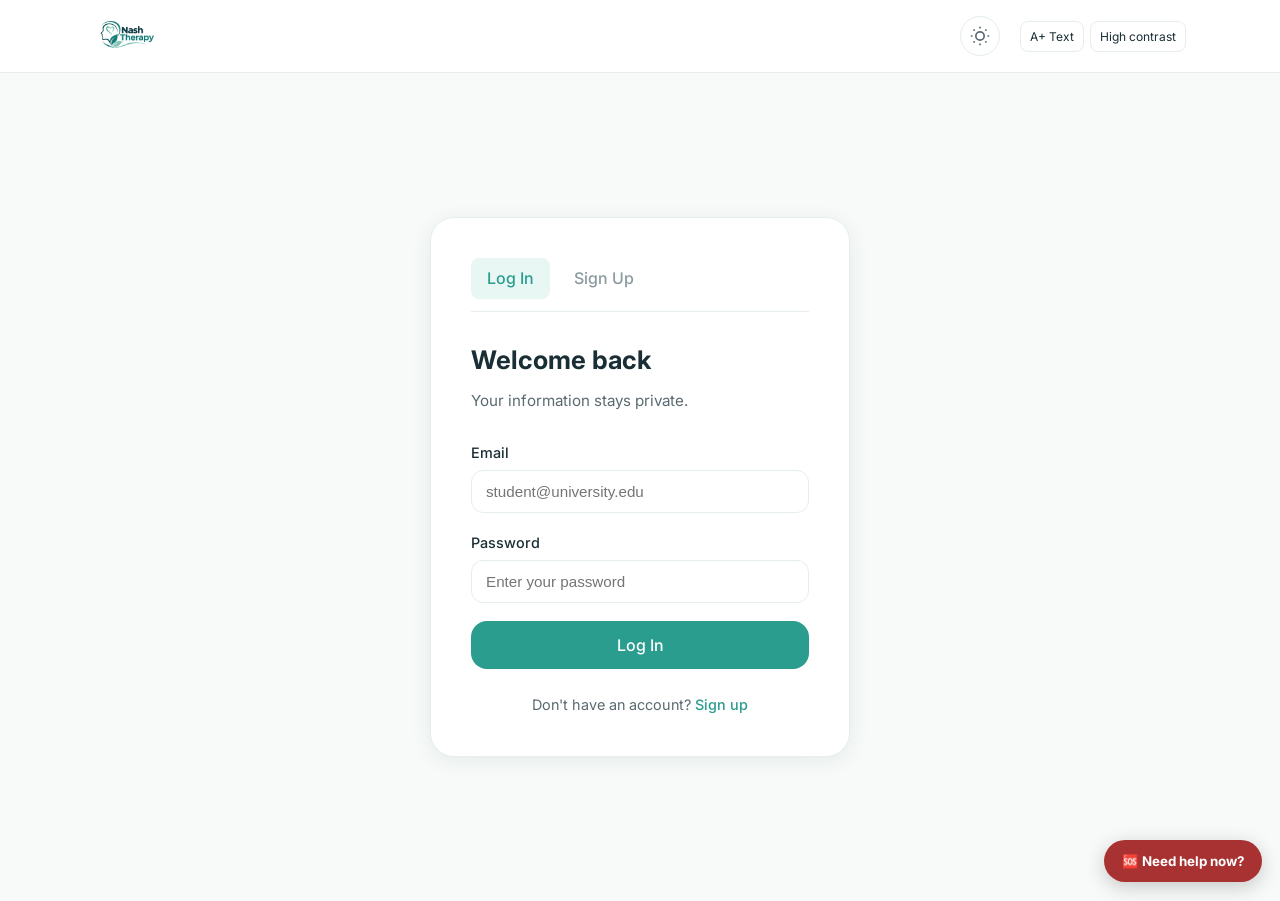
<file: login.html>
<!DOCTYPE html>
<html lang="en">
<head>
  <meta charset="UTF-8">
  <meta name="viewport" content="width=device-width, initial-scale=1.0">
  <title>Log In | Nash Therapy</title>
  <link rel="stylesheet" href="styles.css">
  <link href="https://fonts.googleapis.com/css2?family=Inter:wght@300;400;500;600;700&display=swap" rel="stylesheet">
</head>
<body>
  <header class="navbar">
    <div class="container nav-container">
      <a href="index.html" class="logo">
        <img src="images/logo.png" alt="Nash Therapy" class="logo-img">
      </a>
      <div class="nav-actions">
        <button id="theme-toggle" class="theme-btn" aria-label="Toggle dark mode">
          <svg class="icon-sun" viewBox="0 0 24 24" fill="none" stroke="currentColor" stroke-width="2"><circle cx="12" cy="12" r="5"/><path d="M12 1v2M12 21v2M4.22 4.22l1.42 1.42M18.36 18.36l1.42 1.42M1 12h2M21 12h2M4.22 19.78l1.42-1.42M18.36 5.64l1.42-1.42"/></svg>
          <svg class="icon-moon" viewBox="0 0 24 24" fill="none" stroke="currentColor" stroke-width="2"><path d="M21 12.79A9 9 0 1 1 11.21 3 7 7 0 0 0 21 12.79z"/></svg>
        </button>
      </div>
    </div>
  </header>

  <main class="auth-page">
    <div class="auth-card animate-fade-up">
      <div class="auth-tabs">
        <a href="login.html" class="auth-tab active">Log In</a>
        <a href="signup.html" class="auth-tab">Sign Up</a>
      </div>
      <h1 class="auth-title">Welcome back</h1>
      <p class="auth-subtitle">Your information stays private.</p>
      <form class="auth-form" id="login-form">
        <div class="form-group">
          <label for="email">Email</label>
          <input type="email" id="email" placeholder="student@university.edu" required>
        </div>
        <div class="form-group">
          <label for="password">Password</label>
          <input type="password" id="password" placeholder="Enter your password" required>
        </div>
        <p id="login-error" style="color:#c0392b;font-size:14px;margin:0 0 12px;display:none"></p>
        <button type="submit" class="btn btn-primary btn-lg btn-full">Log In</button>
      </form>
      <p class="auth-footer">Don't have an account? <a href="signup.html">Sign up</a></p>
    </div>
  </main>
  <script src="script.js"></script>
  <script>
    document.getElementById("login-form").addEventListener("submit", function (e) {
      e.preventDefault();
      var key = NashAuth.clean(document.getElementById("email").value);
      var password = document.getElementById("password").value;
      var user = NashAuth.users()[key];
      var error = document.getElementById("login-error");
      if (!user) {
        error.textContent = "We could not find an account with that email. Please sign up first.";
        error.style.display = "block";
        return;
      }
      if (user.password !== password) {
        error.textContent = "That password is not correct. Please try again.";
        error.style.display = "block";
        return;
      }
      NashAuth.login(key);
      window.location.href = "dashboard.html";
    });
  </script>
</body>
</html>
</file>
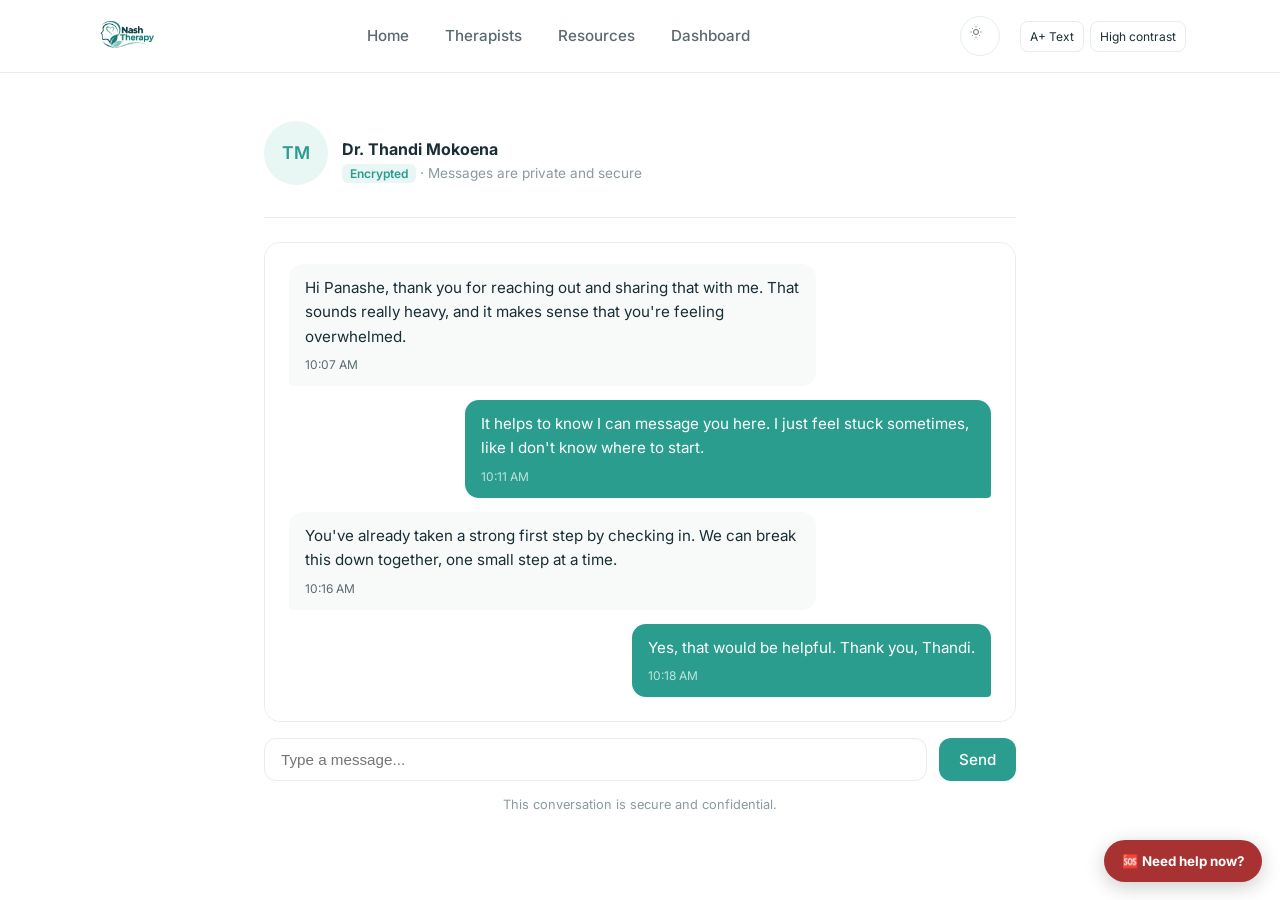
<file: messages.html>
<!DOCTYPE html>
<html lang="en">
<head>
  <meta charset="UTF-8">
  <meta name="viewport" content="width=device-width, initial-scale=1.0">
  <title>Messages | Nash Therapy</title>
  <link rel="stylesheet" href="styles.css">
  <link href="https://fonts.googleapis.com/css2?family=Inter:wght@300;400;500;600;700&display=swap" rel="stylesheet">
</head>
<body>
  <header class="navbar">
    <div class="container nav-container">
      <a href="index.html" class="logo"><img src="images/logo.png" alt="Nash Therapy" class="logo-img"></a>
      <nav class="nav-links">
        <a href="index.html" class="nav-link">Home</a>
        <a href="therapists.html" class="nav-link">Therapists</a>
        <a href="resources.html" class="nav-link">Resources</a>
        <a href="dashboard.html" class="nav-link">Dashboard</a>
      </nav>
      <div class="nav-actions">
        <button id="theme-toggle" class="theme-btn" aria-label="Toggle dark mode">
          <svg class="icon-sun" viewBox="0 0 40 40" fill="none" stroke="currentColor" stroke-width="2"><circle cx="12" cy="12" r="5"/><path d="M12 1v2M12 21v2M4.22 4.22l1.42 1.42M18.36 18.36l1.42 1.42M1 12h2M21 12h2M4.22 19.78l1.42-1.42M18.36 5.64l1.42-1.42"/></svg>
          <svg class="icon-moon" viewBox="0 0 40 40" fill="none" stroke="currentColor" stroke-width="2"><path d="M21 12.79A9 9 0 1 1 11.21 3 7 7 0 0 0 21 12.79z"/></svg>
        </button>
      </div>
    </div>
  </header>

  <main class="page-content">
    <div class="container" style="max-width:800px">
      <div class="chat-header animate-fade-up">
        <div class="therapist-avatar">TM</div>
        <div>
          <strong>Dr. Thandi Mokoena</strong>
          <p class="muted"><span class="encrypted-badge">Encrypted</span> · Messages are private and secure</p>
        </div>
      </div>

      <div class="chat-window animate-fade-up delay-1" id="chat-window">
        <div class="msg received">
          <p>Hi Panashe, thank you for reaching out and sharing that with me. That sounds really heavy, and it makes sense that you're feeling overwhelmed.</p>
          <span class="msg-time">10:07 AM</span>
        </div>
        <div class="msg sent">
          <p>It helps to know I can message you here. I just feel stuck sometimes, like I don't know where to start.</p>
          <span class="msg-time">10:11 AM</span>
        </div>
        <div class="msg received">
          <p>You've already taken a strong first step by checking in. We can break this down together, one small step at a time.</p>
          <span class="msg-time">10:16 AM</span>
        </div>
        <div class="msg sent">
          <p>Yes, that would be helpful. Thank you, Thandi.</p>
          <span class="msg-time">10:18 AM</span>
        </div>
      </div>

      <form class="chat-input-bar animate-fade-up delay-2" id="chat-form">
        <input type="text" placeholder="Type a message..." id="chat-input" autocomplete="off">
        <button type="submit" class="btn btn-primary">Send</button>
      </form>
      <p class="privacy-note center">This conversation is secure and confidential.</p>
    </div>
  </main>

  <script src="script.js"></script>
  <script>
    (function(){var key=NashAuth.key('nash-messages'), win=document.getElementById('chat-window'), messages=[];try{messages=JSON.parse(localStorage.getItem(key))||[];}catch(e){}function render(){messages.forEach(function(m){var d=document.createElement('div');d.className='msg sent';var p=document.createElement('p');p.textContent=m.text;var t=document.createElement('span');t.className='msg-time';t.textContent=m.time;d.append(p,t);win.appendChild(d);});win.scrollTop=win.scrollHeight;}render();document.getElementById('chat-form').addEventListener('submit',function(e){e.preventDefault();var input=document.getElementById('chat-input'),value=input.value.trim();if(!value)return;var time=new Date().toLocaleTimeString('en-ZA',{hour:'2-digit',minute:'2-digit'});messages.push({text:value,time:time});localStorage.setItem(key,JSON.stringify(messages));var d=document.createElement('div');d.className='msg sent';var p=document.createElement('p');p.textContent=value;var t=document.createElement('span');t.className='msg-time';t.textContent=time;d.append(p,t);win.appendChild(d);input.value='';win.scrollTop=win.scrollHeight;});})();
  </script>
</body>
</html>
</file>
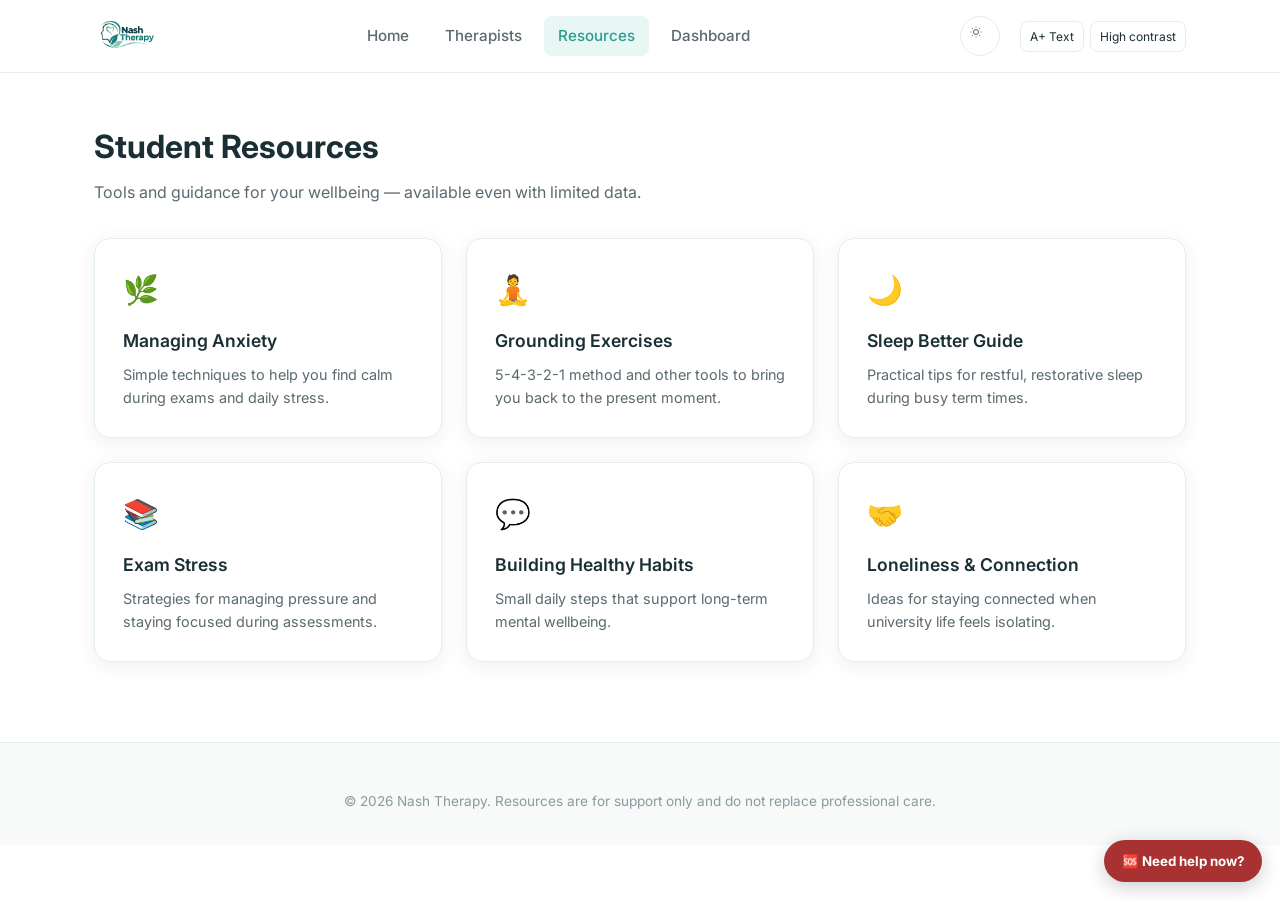
<file: resources.html>
<!DOCTYPE html>
<html lang="en">
<head>
  <meta charset="UTF-8">
  <meta name="viewport" content="width=device-width, initial-scale=1.0">
  <title>Resources | Nash Therapy</title>
  <link rel="stylesheet" href="styles.css">
  <link href="https://fonts.googleapis.com/css2?family=Inter:wght@300;400;500;600;700&display=swap" rel="stylesheet">
</head>
<body>
  <header class="navbar">
    <div class="container nav-container">
      <a href="index.html" class="logo"><img src="images/logo.png" alt="Nash Therapy" class="logo-img"></a>
      <nav class="nav-links">
        <a href="index.html" class="nav-link">Home</a>
        <a href="therapists.html" class="nav-link">Therapists</a>
        <a href="resources.html" class="nav-link active">Resources</a>
        <a href="dashboard.html" class="nav-link">Dashboard</a>
      </nav>
      <div class="nav-actions">
        <button id="theme-toggle" class="theme-btn" aria-label="Toggle dark mode">
          <svg class="icon-sun" viewBox="0 0 40 40" fill="none" stroke="currentColor" stroke-width="2"><circle cx="12" cy="12" r="5"/><path d="M12 1v2M12 21v2M4.22 4.22l1.42 1.42M18.36 18.36l1.42 1.42M1 12h2M21 12h2M4.22 19.78l1.42-1.42M18.36 5.64l1.42-1.42"/></svg>
          <svg class="icon-moon" viewBox="0 0 40 40" fill="none" stroke="currentColor" stroke-width="2"><path d="M21 12.79A9 9 0 1 1 11.21 3 7 7 0 0 0 21 12.79z"/></svg>
        </button>
      </div>
    </div>
  </header>

  <main class="page-content">
    <div class="container">
      <div class="page-header animate-fade-up">
        <h1>Student Resources</h1>
        <p>Tools and guidance for your wellbeing — available even with limited data.</p>
      </div>

      <div class="resources-grid">
        <a href="#" class="resource-card animate-on-scroll">
          <div class="resource-icon">🌿</div>
          <h3>Managing Anxiety</h3>
          <p>Simple techniques to help you find calm during exams and daily stress.</p>
        </a>
        <a href="#" class="resource-card animate-on-scroll">
          <div class="resource-icon">🧘</div>
          <h3>Grounding Exercises</h3>
          <p>5-4-3-2-1 method and other tools to bring you back to the present moment.</p>
        </a>
        <a href="#" class="resource-card animate-on-scroll">
          <div class="resource-icon">🌙</div>
          <h3>Sleep Better Guide</h3>
          <p>Practical tips for restful, restorative sleep during busy term times.</p>
        </a>
        <a href="#" class="resource-card animate-on-scroll">
          <div class="resource-icon">📚</div>
          <h3>Exam Stress</h3>
          <p>Strategies for managing pressure and staying focused during assessments.</p>
        </a>
        <a href="#" class="resource-card animate-on-scroll">
          <div class="resource-icon">💬</div>
          <h3>Building Healthy Habits</h3>
          <p>Small daily steps that support long-term mental wellbeing.</p>
        </a>
        <a href="#" class="resource-card animate-on-scroll">
          <div class="resource-icon">🤝</div>
          <h3>Loneliness & Connection</h3>
          <p>Ideas for staying connected when university life feels isolating.</p>
        </a>
      </div>
    </div>
  </main>

  <footer class="footer">
    <div class="container footer-content">
      <p class="footer-copy">© 2026 Nash Therapy. Resources are for support only and do not replace professional care.</p>
    </div>
  </footer>

  <script src="script.js"></script>
</body>
</html>
</file>
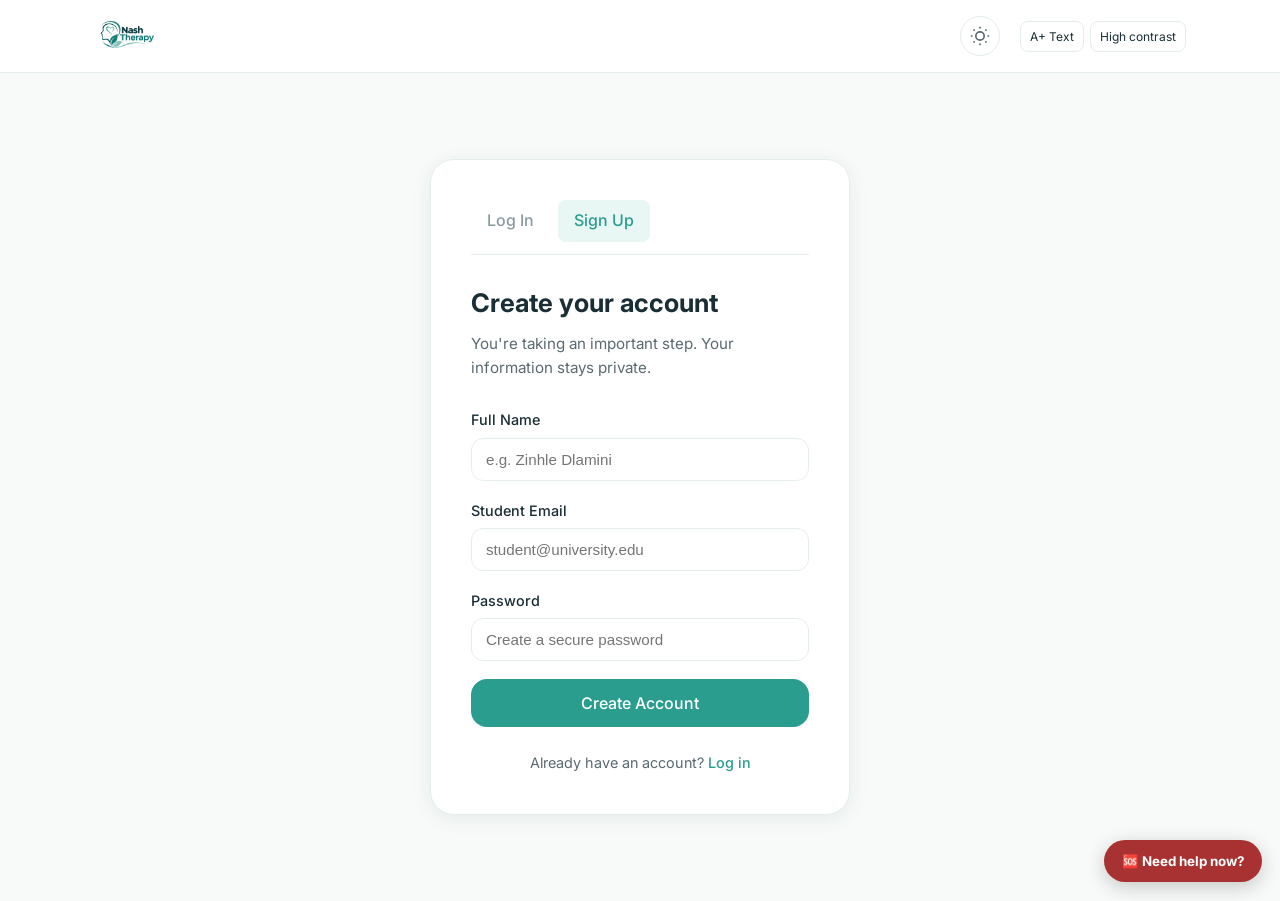
<file: signup.html>
<!DOCTYPE html>
<html lang="en">
<head>
  <meta charset="UTF-8">
  <meta name="viewport" content="width=device-width, initial-scale=1.0">
  <title>Sign Up | Nash Therapy</title>
  <link rel="stylesheet" href="styles.css">
  <link href="https://fonts.googleapis.com/css2?family=Inter:wght@300;400;500;600;700&display=swap" rel="stylesheet">
</head>
<body>
  <header class="navbar">
    <div class="container nav-container">
      <a href="index.html" class="logo">
        <img src="images/logo.png" alt="Nash Therapy" class="logo-img">
      </a>
      <div class="nav-actions">
        <button id="theme-toggle" class="theme-btn" aria-label="Toggle dark mode">
          <svg class="icon-sun" viewBox="0 0 24 24" fill="none" stroke="currentColor" stroke-width="2"><circle cx="12" cy="12" r="5"/><path d="M12 1v2M12 21v2M4.22 4.22l1.42 1.42M18.36 18.36l1.42 1.42M1 12h2M21 12h2M4.22 19.78l1.42-1.42M18.36 5.64l1.42-1.42"/></svg>
          <svg class="icon-moon" viewBox="0 0 24 24" fill="none" stroke="currentColor" stroke-width="2"><path d="M21 12.79A9 9 0 1 1 11.21 3 7 7 0 0 0 21 12.79z"/></svg>
        </button>
      </div>
    </div>
  </header>

  <main class="auth-page">
    <div class="auth-card animate-fade-up">
      <div class="auth-tabs">
        <a href="login.html" class="auth-tab">Log In</a>
        <a href="signup.html" class="auth-tab active">Sign Up</a>
      </div>
      <h1 class="auth-title">Create your account</h1>
      <p class="auth-subtitle">You're taking an important step. Your information stays private.</p>
      <form class="auth-form" id="signup-form">
        <div class="form-group">
          <label for="name">Full Name</label>
          <input type="text" id="name" name="name" placeholder="e.g. Zinhle Dlamini" required autocomplete="name">
        </div>
        <div class="form-group">
          <label for="email">Student Email</label>
          <input type="email" id="email" name="email" placeholder="student@university.edu" required autocomplete="email">
        </div>
        <div class="form-group">
          <label for="password">Password</label>
          <input type="password" id="password" name="password" placeholder="Create a secure password" required>
        </div>
        <button type="submit" class="btn btn-primary btn-lg btn-full">Create Account</button>
      </form>
      <p class="auth-footer">Already have an account? <a href="login.html">Log in</a></p>
    </div>
  </main>
  <script src="script.js"></script>
  <script>
    document.getElementById("signup-form").addEventListener("submit", function (e) {
      e.preventDefault();
      var nameInput = document.getElementById("name");
      var emailInput = document.getElementById("email");
      var name = (nameInput.value || "").trim();
      var email = (emailInput.value || "").trim();

      if (!name) {
        alert("Please enter your name.");
        nameInput.focus();
        return;
      }

      var password = document.getElementById("password").value;
      var key = NashAuth.clean(email);
      var users = NashAuth.users();
      if (users[key]) {
        alert("An account with this email already exists. Please log in.");
        return;
      }

      // Save this user's account, then log them in
      users[key] = { name: name, email: email, password: password };
      NashAuth.saveUsers(users);
      NashAuth.login(key);

      // Redirect
      window.location.href = "dashboard.html";
    });
  </script>
</body>
</html>
</file>
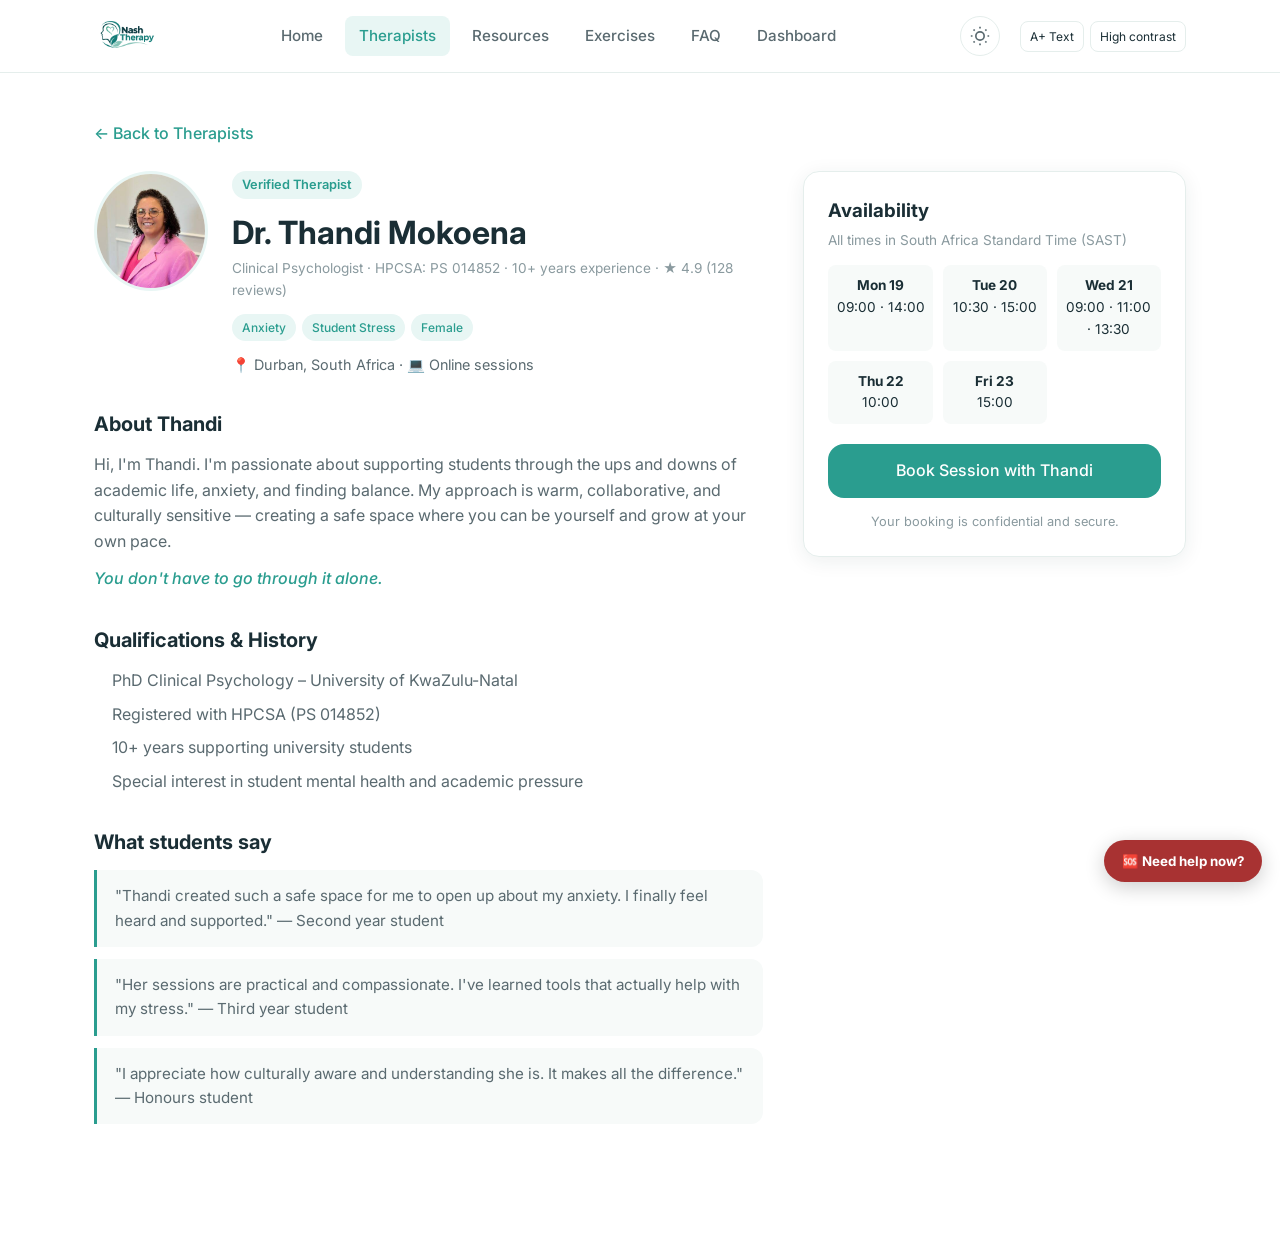
<file: therapist-profile.html>
<!DOCTYPE html>
<html lang="en">
<head>
  <meta charset="UTF-8">
  <meta name="viewport" content="width=device-width, initial-scale=1.0">
  <title>Dr. Thandi Mokoena | Nash Therapy</title>
  <link rel="stylesheet" href="styles.css">
  <link href="https://fonts.googleapis.com/css2?family=Inter:wght@300;400;500;600;700&display=swap" rel="stylesheet">
</head>
<body>
  <header class="navbar">
    <div class="container nav-container">
      <a href="index.html" class="logo"><img src="images/logo.png" alt="Nash Therapy" class="logo-img"></a>
      <nav class="nav-links">
        <a href="index.html" class="nav-link">Home</a>
        <a href="therapists.html" class="nav-link active">Therapists</a>
        <a href="resources.html" class="nav-link">Resources</a>
        <a href="exercises.html" class="nav-link">Exercises</a>
        <a href="faq.html" class="nav-link">FAQ</a>
        <a href="dashboard.html" class="nav-link">Dashboard</a>
      </nav>
      <div class="nav-actions">
        <button id="theme-toggle" class="theme-btn" aria-label="Toggle dark mode">
          <svg class="icon-sun" viewBox="0 0 24 24" fill="none" stroke="currentColor" stroke-width="2"><circle cx="12" cy="12" r="5"/><path d="M12 1v2M12 21v2M4.22 4.22l1.42 1.42M18.36 18.36l1.42 1.42M1 12h2M21 12h2M4.22 19.78l1.42-1.42M18.36 5.64l1.42-1.42"/></svg>
          <svg class="icon-moon" viewBox="0 0 24 24" fill="none" stroke="currentColor" stroke-width="2"><path d="M21 12.79A9 9 0 1 1 11.21 3 7 7 0 0 0 21 12.79z"/></svg>
        </button>
      </div>
    </div>
  </header>

  <main class="page-content">
    <div class="container">
      <a href="therapists.html" class="back-link animate-fade-up">← Back to Therapists</a>

      <div class="profile-layout animate-fade-up delay-1">
        <div class="profile-main">
          <div class="profile-header">
            <img src="images/thandi.jpg" alt="Dr. Thandi Mokoena" class="profile-photo" id="p-photo">
            <div>
              <p class="verified-badge">Verified Therapist</p>
              <h1 id="p-name">Dr. Thandi Mokoena</h1>
              <p class="therapist-cred" id="p-cred"></p>
              <div class="tags" style="margin-top:12px" id="p-tags"></div>
              <p class="meta-line" id="p-location"></p>
            </div>
          </div>

          <section class="profile-section">
            <h2 id="p-about-title">About</h2>
            <p id="p-about"></p>
            <p class="support-text">You don't have to go through it alone.</p>
          </section>

          <section class="profile-section">
            <h2>Qualifications &amp; History</h2>
            <ul class="qual-list" id="p-quals"></ul>
          </section>

          <section class="profile-section">
            <h2>What students say</h2>
            <div class="testimonials" id="p-reviews"></div>
          </section>
        </div>

        <aside class="profile-sidebar">
          <div class="availability-card">
            <h3>Availability</h3>
            <p class="muted">All times in South Africa Standard Time (SAST)</p>
            <div class="week-avail" id="p-avail"></div>
            <a href="booking.html?t=thandi" id="p-book" class="btn btn-primary btn-lg btn-full" style="margin-top:20px">Book Session with Thandi</a>
            <p class="privacy-note">Your booking is confidential and secure.</p>
          </div>
        </aside>
      </div>
    </div>
  </main>
  <script src="therapist-data.js"></script>
  <script src="script.js"></script>
  <script>
    (function () {
      var id = window.getNashTherapistId();
      var t = window.NASH_THERAPISTS[id];
      document.title = t.name + " | Nash Therapy";
      var photo = document.getElementById("p-photo");
      photo.src = t.photo; photo.alt = t.name;
      document.getElementById("p-name").textContent = t.name;
      document.getElementById("p-cred").textContent = t.cred;
      document.getElementById("p-location").textContent = t.location;
      document.getElementById("p-about-title").textContent = "About " + t.first;
      document.getElementById("p-about").textContent = t.about;
      document.getElementById("p-tags").innerHTML = t.tags.map(function (x) { return '<span class="tag">' + x + '</span>'; }).join("");
      document.getElementById("p-quals").innerHTML = t.qualifications.map(function (x) { return "<li>" + x + "</li>"; }).join("");
      document.getElementById("p-reviews").innerHTML = t.reviews.map(function (x) { return "<blockquote>" + x + "</blockquote>"; }).join("");
      document.getElementById("p-avail").innerHTML = t.availability.map(function (d) { return "<div><strong>" + d[0] + "</strong><br>" + d[1] + "</div>"; }).join("");
      var book = document.getElementById("p-book");
      book.href = "booking.html?t=" + id;
      book.textContent = "Book Session with " + t.first;
    })();
  </script>
</body>
</html>
</file>
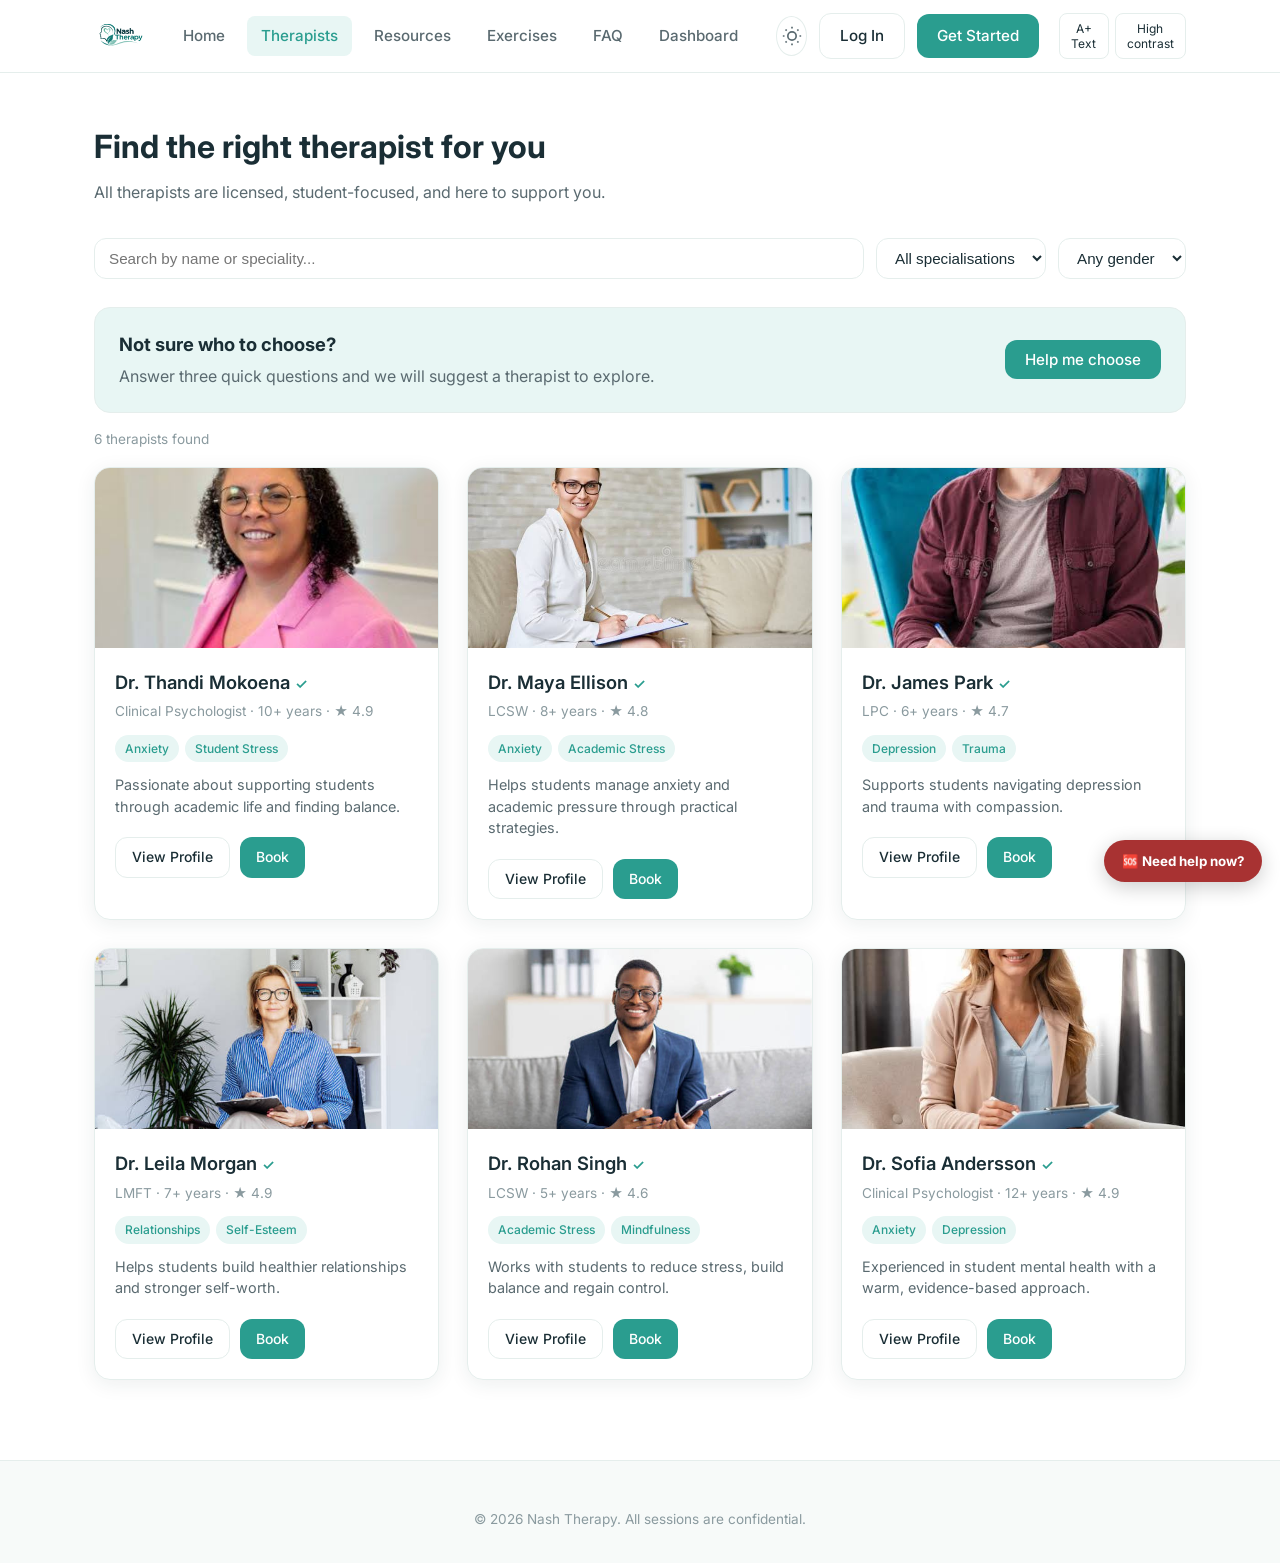
<file: therapists.html>
<!DOCTYPE html>
<html lang="en">
<head>
  <meta charset="UTF-8">
  <meta name="viewport" content="width=device-width, initial-scale=1.0">
  <title>Find a Therapist | Nash Therapy</title>
  <link rel="stylesheet" href="styles.css">
  <link href="https://fonts.googleapis.com/css2?family=Inter:wght@300;400;500;600;700&display=swap" rel="stylesheet">
</head>
<body>
  <header class="navbar">
    <div class="container nav-container">
      <a href="index.html" class="logo"><img src="images/logo.png" alt="Nash Therapy" class="logo-img"></a>
      <nav class="nav-links">
        <a href="index.html" class="nav-link">Home</a>
        <a href="therapists.html" class="nav-link active">Therapists</a>
        <a href="resources.html" class="nav-link">Resources</a>
        <a href="exercises.html" class="nav-link">Exercises</a>
        <a href="faq.html" class="nav-link">FAQ</a>
        <a href="dashboard.html" class="nav-link">Dashboard</a>
      </nav>
      <div class="nav-actions">
        <button id="theme-toggle" class="theme-btn" aria-label="Toggle dark mode">
          <svg class="icon-sun" viewBox="0 0 24 24" fill="none" stroke="currentColor" stroke-width="2"><circle cx="12" cy="12" r="5"/><path d="M12 1v2M12 21v2M4.22 4.22l1.42 1.42M18.36 18.36l1.42 1.42M1 12h2M21 12h2M4.22 19.78l1.42-1.42M18.36 5.64l1.42-1.42"/></svg>
          <svg class="icon-moon" viewBox="0 0 24 24" fill="none" stroke="currentColor" stroke-width="2"><path d="M21 12.79A9 9 0 1 1 11.21 3 7 7 0 0 0 21 12.79z"/></svg>
        </button>
        <a href="login.html" class="btn btn-outline">Log In</a>
        <a href="signup.html" class="btn btn-primary">Get Started</a>
      </div>
    </div>
  </header>

  <main class="page-content">
    <div class="container">
      <div class="page-header animate-fade-up">
        <h1>Find the right therapist for you</h1>
        <p>All therapists are licensed, student-focused, and here to support you.</p>
      </div>

      <div class="filters animate-fade-up delay-1">
        <input type="search" id="therapist-search" class="search-input" placeholder="Search by name or speciality..." aria-label="Search therapists">
        <select id="speciality-filter" class="filter-select" aria-label="Filter by specialisation">
          <option value="">All specialisations</option>
          <option>Anxiety</option>
          <option>Academic Stress</option>
          <option>Depression</option>
          <option>Trauma</option>
          <option>Relationships</option>
        </select>
        <select id="gender-filter" class="filter-select" aria-label="Filter by gender">
          <option value="">Any gender</option>
          <option>Female</option>
          <option>Male</option>
        </select>
      </div>

      <div class="quiz-callout"><div><h2>Not sure who to choose?</h2><p>Answer three quick questions and we will suggest a therapist to explore.</p></div><button class="btn btn-primary" id="open-quiz">Help me choose</button></div>
      <p id="therapist-count" class="muted" aria-live="polite"></p>
      <div class="therapist-grid" id="therapist-grid" style="margin-top:16px">
        <article class="therapist-card animate-on-scroll">
          <img src="images/thandi.jpg" alt="Dr. Thandi Mokoena" class="therapist-photo">
          <div class="therapist-info">
            <h3>Dr. Thandi Mokoena <span class="verified">✓</span></h3>
            <p class="therapist-cred">Clinical Psychologist · 10+ years · ★ 4.9</p>
            <div class="tags"><span class="tag">Anxiety</span><span class="tag">Student Stress</span></div>
            <p class="therapist-bio">Passionate about supporting students through academic life and finding balance.</p>
            <div class="therapist-actions">
              <a href="therapist-profile.html?t=thandi" class="btn btn-outline btn-sm">View Profile</a>
              <a href="booking.html?t=thandi" class="btn btn-primary btn-sm">Book</a>
            </div>
          </div>
        </article>

        <article class="therapist-card animate-on-scroll">
          <img src="images/maya.jpg" alt="Dr. Maya Ellison" class="therapist-photo">
          <div class="therapist-info">
            <h3>Dr. Maya Ellison <span class="verified">✓</span></h3>
            <p class="therapist-cred">LCSW · 8+ years · ★ 4.8</p>
            <div class="tags"><span class="tag">Anxiety</span><span class="tag">Academic Stress</span></div>
            <p class="therapist-bio">Helps students manage anxiety and academic pressure through practical strategies.</p>
            <div class="therapist-actions">
              <a href="therapist-profile.html?t=maya" class="btn btn-outline btn-sm">View Profile</a>
              <a href="booking.html?t=maya" class="btn btn-primary btn-sm">Book</a>
            </div>
          </div>
        </article>

        <article class="therapist-card animate-on-scroll">
          <img src="images/james.jpg" alt="Dr. James Park" class="therapist-photo">
          <div class="therapist-info">
            <h3>Dr. James Park <span class="verified">✓</span></h3>
            <p class="therapist-cred">LPC · 6+ years · ★ 4.7</p>
            <div class="tags"><span class="tag">Depression</span><span class="tag">Trauma</span></div>
            <p class="therapist-bio">Supports students navigating depression and trauma with compassion.</p>
            <div class="therapist-actions">
              <a href="therapist-profile.html?t=james" class="btn btn-outline btn-sm">View Profile</a>
              <a href="booking.html?t=james" class="btn btn-primary btn-sm">Book</a>
            </div>
          </div>
        </article>

        <article class="therapist-card animate-on-scroll">
          <img src="images/leila.jpg" alt="Dr. Leila Morgan" class="therapist-photo">
          <div class="therapist-info">
            <h3>Dr. Leila Morgan <span class="verified">✓</span></h3>
            <p class="therapist-cred">LMFT · 7+ years · ★ 4.9</p>
            <div class="tags"><span class="tag">Relationships</span><span class="tag">Self-Esteem</span></div>
            <p class="therapist-bio">Helps students build healthier relationships and stronger self-worth.</p>
            <div class="therapist-actions">
              <a href="therapist-profile.html?t=leila" class="btn btn-outline btn-sm">View Profile</a>
              <a href="booking.html?t=leila" class="btn btn-primary btn-sm">Book</a>
            </div>
          </div>
        </article>

        <article class="therapist-card animate-on-scroll">
          <img src="images/rohan.jpg" alt="Dr. Rohan Singh" class="therapist-photo">
          <div class="therapist-info">
            <h3>Dr. Rohan Singh <span class="verified">✓</span></h3>
            <p class="therapist-cred">LCSW · 5+ years · ★ 4.6</p>
            <div class="tags"><span class="tag">Academic Stress</span><span class="tag">Mindfulness</span></div>
            <p class="therapist-bio">Works with students to reduce stress, build balance and regain control.</p>
            <div class="therapist-actions">
              <a href="therapist-profile.html?t=rohan" class="btn btn-outline btn-sm">View Profile</a>
              <a href="booking.html?t=rohan" class="btn btn-primary btn-sm">Book</a>
            </div>
          </div>
        </article>

        <article class="therapist-card animate-on-scroll">
          <img src="images/sofia.jpg" alt="Dr. Sofia Andersson" class="therapist-photo">
          <div class="therapist-info">
            <h3>Dr. Sofia Andersson <span class="verified">✓</span></h3>
            <p class="therapist-cred">Clinical Psychologist · 12+ years · ★ 4.9</p>
            <div class="tags"><span class="tag">Anxiety</span><span class="tag">Depression</span></div>
            <p class="therapist-bio">Experienced in student mental health with a warm, evidence-based approach.</p>
            <div class="therapist-actions">
              <a href="therapist-profile.html?t=sofia" class="btn btn-outline btn-sm">View Profile</a>
              <a href="booking.html?t=sofia" class="btn btn-primary btn-sm">Book</a>
            </div>
          </div>
        </article>
      </div>
    </div>
  </main>

  <footer class="footer">
    <div class="container footer-content">
      <p class="footer-copy">© 2026 Nash Therapy. All sessions are confidential.</p>
    </div>
  </footer>
  <div class="modal-backdrop" id="quiz-modal" hidden><section class="feature-modal" role="dialog" aria-modal="true" aria-labelledby="quiz-title"><button class="modal-close" id="close-quiz" aria-label="Close">×</button><h2 id="quiz-title">Help me choose</h2><form id="quiz-form"><label for="quiz-focus">What would you like support with?</label><select id="quiz-focus" required><option value="">Choose one</option><option>Anxiety</option><option>Academic Stress</option><option>Depression</option><option>Trauma</option><option>Relationships</option><option>Self-Esteem</option><option>Mindfulness</option></select><label for="quiz-gender">Do you have a therapist gender preference?</label><select id="quiz-gender" required><option value="">Choose one</option><option value="Any">No preference</option><option>Female</option><option>Male</option></select><label for="quiz-style">What matters most to you?</label><select id="quiz-style" required><option value="">Choose one</option><option value="Student support">Experience supporting students</option><option value="Practical tools">Practical coping tools</option><option value="Warm approach">A warm, supportive approach</option></select><button class="btn btn-primary btn-full" type="submit">Find my match</button></form><div id="quiz-result" aria-live="polite"></div></section></div>
  <script src="therapist-data.js"></script><script src="script.js"></script>
</body>
</html>
</file>
<file: styles.css>
/* ============================================
   Nash Therapy - Design System & Styles
   ============================================ */

/* ---------- CSS Variables (Light Mode) ---------- */
:root {
  --color-primary: #2A9D8F;
  --color-primary-dark: #21867a;
  --color-primary-light: #e8f6f4;
  --color-secondary: #A8D5C5;
  --color-bg: #ffffff;
  --color-bg-alt: #f7faf9;
  --color-bg-card: #ffffff;
  --color-text: #1A2E35;
  --color-text-secondary: #5a6a70;
  --color-text-muted: #8a9a9f;
  --color-border: #e5eeec;
  --color-shadow: rgba(26, 46, 53, 0.08);
  --color-hero-bg: linear-gradient(135deg, #f0f9f7 0%, #e8f4f2 50%, #f5fbf9 100%);
  --radius: 12px;
  --radius-lg: 16px;
  --radius-xl: 24px;
  --font: 'Inter', -apple-system, BlinkMacSystemFont, sans-serif;
  --transition: 0.25s ease;
  --shadow: 0 4px 20px var(--color-shadow);
  --shadow-hover: 0 8px 30px rgba(26, 46, 53, 0.12);
}

/* ---------- Dark Mode ---------- */
[data-theme="dark"] {
  --color-primary: #3dbdaf;
  --color-primary-dark: #2A9D8F;
  --color-primary-light: #1a3a36;
  --color-secondary: #2d5a50;
  --color-bg: #0f1a1c;
  --color-bg-alt: #152226;
  --color-bg-card: #1a2a2e;
  --color-text: #e8f0ef;
  --color-text-secondary: #a0b4b0;
  --color-text-muted: #6a807c;
  --color-border: #2a3c40;
  --color-shadow: rgba(0, 0, 0, 0.3);
  --color-hero-bg: linear-gradient(135deg, #0f1a1c 0%, #152226 50%, #1a2a2e 100%);
  --shadow: 0 4px 20px rgba(0, 0, 0, 0.25);
  --shadow-hover: 0 8px 30px rgba(0, 0, 0, 0.35);
}

/* ---------- Reset & Base ---------- */
*, *::before, *::after {
  box-sizing: border-box;
  margin: 0;
  padding: 0;
}

html {
  scroll-behavior: smooth;
}

body {
  font-family: var(--font);
  background-color: var(--color-bg);
  color: var(--color-text);
  line-height: 1.6;
  transition: background-color var(--transition), color var(--transition);
  overflow-x: hidden;
}

img, svg {
  display: block;
  max-width: 100%;
}

a {
  text-decoration: none;
  color: inherit;
  transition: color var(--transition);
}

button {
  font-family: inherit;
  cursor: pointer;
  border: none;
  background: none;
}

ul {
  list-style: none;
}

.container {
  width: 100%;
  max-width: 1140px;
  margin: 0 auto;
  padding: 0 24px;
}

/* ---------- Typography Animations ---------- */
.animate-fade-up {
  opacity: 0;
  transform: translateY(28px);
  animation: fadeUp 0.7s ease forwards;
}

.delay-1 { animation-delay: 0.15s; }
.delay-2 { animation-delay: 0.3s; }
.delay-3 { animation-delay: 0.45s; }
.delay-4 { animation-delay: 0.6s; }
.delay-5 { animation-delay: 0.75s; }

@keyframes fadeUp {
  to {
    opacity: 1;
    transform: translateY(0);
  }
}

.animate-on-scroll {
  opacity: 0;
  transform: translateY(32px);
  transition: opacity 0.6s ease, transform 0.6s ease;
}

.animate-on-scroll.visible {
  opacity: 1;
  transform: translateY(0);
}

/* ---------- Buttons ---------- */
.btn {
  display: inline-flex;
  align-items: center;
  justify-content: center;
  gap: 8px;
  padding: 10px 20px;
  font-size: 0.95rem;
  font-weight: 500;
  border-radius: var(--radius);
  transition: all var(--transition);
  white-space: nowrap;
}

.btn-primary {
  background: var(--color-primary);
  color: #fff;
}

.btn-primary:hover {
  background: var(--color-primary-dark);
  transform: translateY(-1px);
  box-shadow: 0 4px 14px rgba(42, 157, 143, 0.35);
}

.btn-outline {
  border: 1.5px solid var(--color-border);
  color: var(--color-text);
  background: transparent;
}

.btn-outline:hover {
  border-color: var(--color-primary);
  color: var(--color-primary);
}

.btn-ghost {
  color: var(--color-text-secondary);
}

.btn-ghost:hover {
  color: var(--color-primary);
}

.btn-lg {
  padding: 14px 28px;
  font-size: 1rem;
  border-radius: var(--radius-lg);
}

.btn-sm {
  padding: 8px 16px;
  font-size: 0.875rem;
}

/* ---------- Navbar ---------- */
.navbar {
  position: sticky;
  top: 0;
  z-index: 100;
  background: var(--color-bg);
  border-bottom: 1px solid var(--color-border);
  backdrop-filter: blur(12px);
  transition: background-color var(--transition), border-color var(--transition);
}

.nav-container {
  display: flex;
  align-items: center;
  justify-content: space-between;
  height: 72px;
  gap: 24px;
}

.logo {
  display: flex;
  align-items: center;
  gap: 10px;
  font-weight: 600;
  font-size: 1.2rem;
  color: var(--color-text);
}

.logo-icon {
  width: 28px;
  height: 28px;
  color: var(--color-primary);
}

.nav-links {
  display: flex;
  gap: 8px;
}

.nav-link {
  padding: 8px 14px;
  font-size: 0.95rem;
  font-weight: 500;
  color: var(--color-text-secondary);
  border-radius: 8px;
  transition: all var(--transition);
}

.nav-link:hover,
.nav-link.active {
  color: var(--color-primary);
  background: var(--color-primary-light);
}

.nav-actions {
  display: flex;
  align-items: center;
  gap: 12px;
}

/* Theme Toggle */
.theme-btn {
  width: 40px;
  height: 40px;
  border-radius: 50%;
  display: flex;
  align-items: center;
  justify-content: center;
  color: var(--color-text-secondary);
  border: 1.5px solid var(--color-border);
  transition: all var(--transition);
}

.theme-btn:hover {
  color: var(--color-primary);
  border-color: var(--color-primary);
}

.theme-btn svg {
  width: 20px;
  height: 20px;
}

.theme-btn .icon-moon { display: none; }
.theme-btn .icon-sun { display: block; }

[data-theme="dark"] .theme-btn .icon-sun { display: none; }
[data-theme="dark"] .theme-btn .icon-moon { display: block; }

/* ---------- Hero ---------- */
.hero {
  background: var(--color-hero-bg);
  padding: 80px 0 100px;
  transition: background var(--transition);
}

.hero-content {
  display: grid;
  grid-template-columns: 1.1fr 0.9fr;
  gap: 60px;
  align-items: center;
}

.hero-eyebrow {
  font-size: 0.9rem;
  font-weight: 500;
  color: var(--color-primary);
  text-transform: uppercase;
  letter-spacing: 0.06em;
  margin-bottom: 16px;
}

.hero-title {
  font-size: clamp(2.4rem, 5vw, 3.4rem);
  font-weight: 700;
  line-height: 1.15;
  color: var(--color-text);
  margin-bottom: 20px;
}

.hero-title span {
  display: block;
}

.hero-subtitle {
  font-size: 1.15rem;
  color: var(--color-text-secondary);
  margin-bottom: 32px;
  max-width: 480px;
}

.hero-actions {
  display: flex;
  flex-wrap: wrap;
  gap: 16px;
  margin-bottom: 28px;
}

.hero-support {
  font-size: 0.95rem;
  color: var(--color-primary);
  font-weight: 500;
  font-style: italic;
}

.hero-visual {
  display: flex;
  justify-content: center;
}

.hero-card {
  background: var(--color-bg-card);
  border-radius: var(--radius-xl);
  padding: 40px;
  box-shadow: var(--shadow);
  border: 1px solid var(--color-border);
  width: 100%;
  max-width: 360px;
  aspect-ratio: 1;
  display: flex;
  align-items: center;
  justify-content: center;
}

.illust-circle {
  fill: var(--color-primary-light);
  stroke: var(--color-primary);
  stroke-width: 1.5;
}

.illust-leaf {
  stroke: var(--color-primary);
  fill: none;
}

/* ---------- Features ---------- */
.features {
  padding: 80px 0;
  background: var(--color-bg);
}

.features-grid {
  display: grid;
  grid-template-columns: repeat(3, 1fr);
  gap: 28px;
}

.feature-card {
  background: var(--color-bg-card);
  border: 1px solid var(--color-border);
  border-radius: var(--radius-lg);
  padding: 32px 28px;
  transition: all var(--transition);
  box-shadow: var(--shadow);
}

.feature-card:hover {
  transform: translateY(-4px);
  box-shadow: var(--shadow-hover);
  border-color: var(--color-primary);
}

.feature-icon {
  width: 48px;
  height: 48px;
  border-radius: 12px;
  background: var(--color-primary-light);
  color: var(--color-primary);
  display: flex;
  align-items: center;
  justify-content: center;
  margin-bottom: 20px;
}

.feature-icon svg {
  width: 24px;
  height: 24px;
}

.feature-card h3 {
  font-size: 1.2rem;
  font-weight: 600;
  margin-bottom: 10px;
}

.feature-card p {
  color: var(--color-text-secondary);
  font-size: 0.95rem;
  margin-bottom: 16px;
}

.feature-link {
  font-size: 0.9rem;
  font-weight: 500;
  color: var(--color-primary);
}

.feature-link:hover {
  text-decoration: underline;
}

/* ---------- Therapists ---------- */
.therapists {
  padding: 80px 0;
  background: var(--color-bg-alt);
}

.section-header {
  text-align: center;
  margin-bottom: 48px;
}

.section-header h2 {
  font-size: 2rem;
  font-weight: 700;
  margin-bottom: 12px;
}

.section-header p {
  color: var(--color-text-secondary);
  font-size: 1.05rem;
}

.therapist-grid {
  display: grid;
  grid-template-columns: repeat(3, 1fr);
  gap: 28px;
}

.therapist-card {
  background: var(--color-bg-card);
  border: 1px solid var(--color-border);
  border-radius: var(--radius-lg);
  padding: 28px;
  box-shadow: var(--shadow);
  transition: all var(--transition);
}

.therapist-card:hover {
  transform: translateY(-4px);
  box-shadow: var(--shadow-hover);
}

.therapist-avatar {
  width: 64px;
  height: 64px;
  border-radius: 50%;
  background: var(--color-primary-light);
  color: var(--color-primary);
  font-weight: 600;
  font-size: 1.1rem;
  display: flex;
  align-items: center;
  justify-content: center;
  margin-bottom: 16px;
}

.therapist-info h3 {
  font-size: 1.15rem;
  font-weight: 600;
  margin-bottom: 4px;
}

.therapist-cred {
  font-size: 0.85rem;
  color: var(--color-text-muted);
  margin-bottom: 12px;
}

.tags {
  display: flex;
  flex-wrap: wrap;
  gap: 6px;
  margin-bottom: 12px;
}

.tag {
  font-size: 0.75rem;
  font-weight: 500;
  padding: 4px 10px;
  border-radius: 20px;
  background: var(--color-primary-light);
  color: var(--color-primary);
}

.therapist-bio {
  font-size: 0.9rem;
  color: var(--color-text-secondary);
  margin-bottom: 20px;
  line-height: 1.5;
}

.therapist-actions {
  display: flex;
  gap: 10px;
}

/* ---------- Booking Teaser ---------- */
.booking-teaser {
  padding: 80px 0;
  background: var(--color-bg);
}

.booking-card {
  background: var(--color-primary-light);
  border-radius: var(--radius-xl);
  padding: 56px;
  border: 1px solid var(--color-border);
}

.booking-content h2 {
  font-size: 1.8rem;
  font-weight: 700;
  margin-bottom: 12px;
}

.booking-content > p {
  color: var(--color-text-secondary);
  margin-bottom: 28px;
  max-width: 520px;
}

.booking-steps {
  margin-bottom: 32px;
}

.booking-steps li {
  display: flex;
  align-items: center;
  gap: 14px;
  margin-bottom: 14px;
  font-weight: 500;
  color: var(--color-text);
}

.step-num {
  width: 28px;
  height: 28px;
  border-radius: 50%;
  background: var(--color-primary);
  color: #fff;
  font-size: 0.85rem;
  font-weight: 600;
  display: flex;
  align-items: center;
  justify-content: center;
  flex-shrink: 0;
}

/* ---------- Resources ---------- */
.resources {
  padding: 80px 0;
  background: var(--color-bg-alt);
}

.resources-grid {
  display: grid;
  grid-template-columns: repeat(3, 1fr);
  gap: 24px;
}

.resource-card {
  background: var(--color-bg-card);
  border: 1px solid var(--color-border);
  border-radius: var(--radius-lg);
  padding: 28px;
  transition: all var(--transition);
  box-shadow: var(--shadow);
}

.resource-card:hover {
  transform: translateY(-4px);
  box-shadow: var(--shadow-hover);
  border-color: var(--color-primary);
}

.resource-icon {
  font-size: 1.8rem;
  margin-bottom: 14px;
}

.resource-card h3 {
  font-size: 1.1rem;
  font-weight: 600;
  margin-bottom: 8px;
}

.resource-card p {
  font-size: 0.9rem;
  color: var(--color-text-secondary);
}

/* ---------- CTA ---------- */
.cta {
  padding: 80px 0;
  background: var(--color-bg);
}

.cta-content {
  text-align: center;
  max-width: 600px;
  margin: 0 auto;
}

.cta-content h2 {
  font-size: 2rem;
  font-weight: 700;
  margin-bottom: 14px;
}

.cta-content p {
  color: var(--color-text-secondary);
  margin-bottom: 28px;
  font-size: 1.1rem;
}

/* ---------- Footer ---------- */
.footer {
  background: var(--color-bg-alt);
  border-top: 1px solid var(--color-border);
  padding: 48px 0 32px;
}

.footer-content {
  display: flex;
  flex-direction: column;
  align-items: center;
  gap: 24px;
  text-align: center;
}

.footer-brand p {
  margin-top: 8px;
  font-size: 0.9rem;
  color: var(--color-text-muted);
}

.footer-links {
  display: flex;
  gap: 24px;
}

.footer-links a {
  font-size: 0.95rem;
  color: var(--color-text-secondary);
}

.footer-links a:hover {
  color: var(--color-primary);
}

.footer-copy {
  font-size: 0.85rem;
  color: var(--color-text-muted);
}

/* ---------- Responsive ---------- */
@media (max-width: 900px) {
  .hero-content {
    grid-template-columns: 1fr;
    text-align: center;
  }

  .hero-subtitle {
    margin-left: auto;
    margin-right: auto;
  }

  .hero-actions {
    justify-content: center;
  }

  .hero-visual {
    order: -1;
  }

  .features-grid,
  .therapist-grid,
  .resources-grid {
    grid-template-columns: 1fr;
    max-width: 420px;
    margin: 0 auto;
  }

  .nav-links {
    display: none;
  }

  .booking-card {
    padding: 36px 28px;
  }
}

@media (max-width: 600px) {
  .nav-actions .btn-outline {
    display: none;
  }

  .hero {
    padding: 48px 0 64px;
  }

  .hero-title {
    font-size: 2rem;
  }
}

/* ========== Extra page styles ========== */
.auth-page {
  min-height: calc(100vh - 72px);
  display: flex;
  align-items: center;
  justify-content: center;
  padding: 40px 24px;
  background: var(--color-bg-alt);
}

.auth-card {
  background: var(--color-bg-card);
  border: 1px solid var(--color-border);
  border-radius: var(--radius-xl);
  padding: 40px;
  width: 100%;
  max-width: 420px;
  box-shadow: var(--shadow);
}

.auth-tabs {
  display: flex;
  gap: 8px;
  margin-bottom: 28px;
  border-bottom: 1px solid var(--color-border);
  padding-bottom: 12px;
}

.auth-tab {
  padding: 8px 16px;
  font-weight: 500;
  color: var(--color-text-muted);
  border-radius: 8px;
}

.auth-tab.active {
  color: var(--color-primary);
  background: var(--color-primary-light);
}

.auth-title {
  font-size: 1.6rem;
  font-weight: 700;
  margin-bottom: 8px;
}

.auth-subtitle {
  color: var(--color-text-secondary);
  margin-bottom: 28px;
  font-size: 0.95rem;
}

.form-group {
  margin-bottom: 18px;
}

.form-group label {
  display: block;
  font-size: 0.9rem;
  font-weight: 500;
  margin-bottom: 6px;
}

.form-group input {
  width: 100%;
  padding: 12px 14px;
  border: 1.5px solid var(--color-border);
  border-radius: var(--radius);
  background: var(--color-bg);
  color: var(--color-text);
  font-size: 0.95rem;
  transition: border-color var(--transition);
}

.form-group input:focus {
  outline: none;
  border-color: var(--color-primary);
}

.btn-full { width: 100%; }

.auth-footer {
  text-align: center;
  margin-top: 24px;
  font-size: 0.9rem;
  color: var(--color-text-secondary);
}

.auth-footer a { color: var(--color-primary); font-weight: 500; }

.page-content { padding: 48px 0 80px; }

.page-header { margin-bottom: 32px; }
.page-header h1 { font-size: 2rem; font-weight: 700; margin-bottom: 8px; }
.page-header p { color: var(--color-text-secondary); }

.filters {
  display: flex;
  flex-wrap: wrap;
  gap: 12px;
  margin-bottom: 8px;
}

.search-input, .filter-select {
  padding: 10px 14px;
  border: 1.5px solid var(--color-border);
  border-radius: var(--radius);
  background: var(--color-bg-card);
  color: var(--color-text);
  font-size: 0.95rem;
}

.search-input { flex: 1; min-width: 200px; }

.back-link {
  display: inline-block;
  margin-bottom: 24px;
  color: var(--color-primary);
  font-weight: 500;
}

.profile-layout {
  display: grid;
  grid-template-columns: 1.4fr 0.8fr;
  gap: 40px;
}

.profile-header {
  display: flex;
  gap: 24px;
  align-items: flex-start;
  margin-bottom: 32px;
}

.therapist-avatar.large {
  width: 96px;
  height: 96px;
  font-size: 1.6rem;
}

.profile-section { margin-bottom: 32px; }
.profile-section h2 { font-size: 1.25rem; margin-bottom: 12px; }
.profile-section p { color: var(--color-text-secondary); margin-bottom: 12px; }

.support-text {
  color: var(--color-primary) !important;
  font-weight: 500;
  font-style: italic;
}

.support-text.center { text-align: center; margin: 16px 0 28px; }

.testimonials blockquote {
  background: var(--color-bg-alt);
  border-left: 3px solid var(--color-primary);
  padding: 14px 18px;
  margin-bottom: 12px;
  border-radius: 0 var(--radius) var(--radius) 0;
  font-size: 0.95rem;
  color: var(--color-text-secondary);
}

.availability-card {
  background: var(--color-bg-card);
  border: 1px solid var(--color-border);
  border-radius: var(--radius-lg);
  padding: 24px;
  box-shadow: var(--shadow);
  position: sticky;
  top: 100px;
}

.availability-card h3 { margin-bottom: 4px; }
.muted { color: var(--color-text-muted); font-size: 0.85rem; }

.time-slots {
  display: flex;
  flex-wrap: wrap;
  gap: 8px;
  margin-top: 16px;
}

.time-slot {
  padding: 10px 16px;
  border: 1.5px solid var(--color-border);
  border-radius: var(--radius);
  background: var(--color-bg);
  color: var(--color-text);
  font-size: 0.9rem;
  transition: all var(--transition);
}

.time-slot:hover, .time-slot.selected {
  border-color: var(--color-primary);
  background: var(--color-primary);
  color: #fff;
}

.privacy-note {
  font-size: 0.8rem;
  color: var(--color-text-muted);
  margin-top: 14px;
  text-align: center;
}

.privacy-note.center { text-align: center; }

/* Booking */
.progress-steps {
  display: flex;
  justify-content: center;
  gap: 32px;
  margin-bottom: 12px;
}

.step {
  display: flex;
  align-items: center;
  gap: 8px;
  font-weight: 500;
  color: var(--color-text-muted);
}

.step span {
  width: 28px;
  height: 28px;
  border-radius: 50%;
  background: var(--color-border);
  color: var(--color-text-muted);
  display: flex;
  align-items: center;
  justify-content: center;
  font-size: 0.85rem;
}

.step.active { color: var(--color-primary); }
.step.active span { background: var(--color-primary); color: #fff; }
.step.done span { background: var(--color-primary); color: #fff; }

.booking-panel {
  background: var(--color-bg-card);
  border: 1px solid var(--color-border);
  border-radius: var(--radius-xl);
  padding: 32px;
  margin-bottom: 28px;
  box-shadow: var(--shadow);
}

.calendar-grid {
  display: grid;
  grid-template-columns: repeat(7, 1fr);
  gap: 6px;
  margin-top: 16px;
}

.cal-day {
  aspect-ratio: 1;
  display: flex;
  align-items: center;
  justify-content: center;
  border-radius: 8px;
  font-size: 0.9rem;
}

.cal-day.muted { color: var(--color-text-muted); }
.cal-day.available { background: var(--color-primary-light); color: var(--color-primary); cursor: pointer; }
.cal-day.selected { background: var(--color-primary); color: #fff; }

.booking-actions {
  display: flex;
  justify-content: space-between;
  gap: 16px;
  margin-bottom: 12px;
}

/* Dashboard */
.dash-header { margin-bottom: 36px; }
.dash-header h1 { font-size: 1.8rem; margin-bottom: 6px; }

.dash-grid {
  display: grid;
  grid-template-columns: repeat(auto-fit, minmax(280px, 1fr));
  gap: 24px;
}

.dash-card {
  background: var(--color-bg-card);
  border: 1px solid var(--color-border);
  border-radius: var(--radius-lg);
  padding: 24px;
  box-shadow: var(--shadow);
}

.dash-card h2 { font-size: 1.1rem; margin-bottom: 16px; }

.session-info {
  display: flex;
  gap: 14px;
  align-items: center;
  margin-bottom: 20px;
}

.dash-actions { display: flex; gap: 10px; }

.message-preview { margin-bottom: 12px; }
.message-preview p { color: var(--color-text-secondary); font-size: 0.9rem; margin: 6px 0; }
.badge {
  display: inline-block;
  background: var(--color-primary);
  color: #fff;
  font-size: 0.75rem;
  padding: 2px 8px;
  border-radius: 10px;
}

.resource-list li { margin-bottom: 10px; }
.resource-list a { color: var(--color-primary); font-weight: 500; }

/* Chat */
.chat-header {
  display: flex;
  align-items: center;
  gap: 14px;
  margin-bottom: 24px;
  padding-bottom: 16px;
  border-bottom: 1px solid var(--color-border);
}

.encrypted-badge {
  background: var(--color-primary-light);
  color: var(--color-primary);
  font-size: 0.75rem;
  font-weight: 600;
  padding: 2px 8px;
  border-radius: 6px;
}

.chat-window {
  background: var(--color-bg-card);
  border: 1px solid var(--color-border);
  border-radius: var(--radius-lg);
  padding: 24px;
  min-height: 360px;
  max-height: 480px;
  overflow-y: auto;
  margin-bottom: 16px;
  display: flex;
  flex-direction: column;
  gap: 14px;
}

.msg {
  max-width: 75%;
  padding: 12px 16px;
  border-radius: 14px;
  font-size: 0.95rem;
}

.msg.received {
  background: var(--color-bg-alt);
  align-self: flex-start;
  border-bottom-left-radius: 4px;
}

.msg.sent {
  background: var(--color-primary);
  color: #fff;
  align-self: flex-end;
  border-bottom-right-radius: 4px;
}

.msg-time {
  display: block;
  font-size: 0.75rem;
  margin-top: 6px;
  opacity: 0.7;
}

.chat-input-bar {
  display: flex;
  gap: 12px;
}

.chat-input-bar input {
  flex: 1;
  padding: 12px 16px;
  border: 1.5px solid var(--color-border);
  border-radius: var(--radius);
  background: var(--color-bg-card);
  color: var(--color-text);
  font-size: 0.95rem;
}

.chat-input-bar input:focus {
  outline: none;
  border-color: var(--color-primary);
}

@media (max-width: 800px) {
  .profile-layout { grid-template-columns: 1fr; }
  .availability-card { position: static; }
}

/* Therapist photos */
.therapist-photo {
  width: 100%;
  height: 180px;
  object-fit: cover;
  border-radius: var(--radius) var(--radius) 0 0;
  display: block;
}
.therapist-card { padding: 0; overflow: hidden; }
.therapist-card .therapist-info { padding: 20px; }
.verified { color: var(--color-primary); font-size: 0.9rem; }

.profile-photo {
  width: 120px;
  height: 120px;
  border-radius: 50%;
  object-fit: cover;
  border: 3px solid var(--color-primary-light);
}
.verified-badge {
  display: inline-block;
  background: var(--color-primary-light);
  color: var(--color-primary);
  font-size: 0.8rem;
  font-weight: 600;
  padding: 4px 10px;
  border-radius: 20px;
  margin-bottom: 8px;
}
.meta-line { font-size: 0.9rem; color: var(--color-text-secondary); margin-top: 10px; }
.qual-list { padding-left: 18px; color: var(--color-text-secondary); }
.qual-list li { margin-bottom: 8px; }
.week-avail {
  display: grid;
  grid-template-columns: repeat(auto-fit, minmax(80px, 1fr));
  gap: 10px;
  margin-top: 14px;
  font-size: 0.85rem;
  text-align: center;
}
.week-avail div {
  background: var(--color-bg-alt);
  padding: 10px 6px;
  border-radius: 8px;
}

/* Hero image */
.hero-image {
  width: 100%;
  max-width: 400px;
  border-radius: var(--radius-xl);
  box-shadow: var(--shadow-hover);
  object-fit: cover;
  aspect-ratio: 4/3;
}

/* User avatar on dashboard */
.dash-header { display: flex; gap: 24px; align-items: center; }
.profile-pic-area { text-align: center; }
.user-avatar {
  width: 80px;
  height: 80px;
  border-radius: 50%;
  object-fit: cover;
  border: 3px solid var(--color-primary);
  display: block;
  margin-bottom: 6px;
}
.upload-label {
  font-size: 0.8rem;
  color: var(--color-primary);
  cursor: pointer;
  font-weight: 500;
}
.session-photo {
  width: 48px;
  height: 48px;
  border-radius: 50%;
  object-fit: cover;
}

/* FAQ */
.faq-list { display: flex; flex-direction: column; gap: 12px; }
.faq-item {
  background: var(--color-bg-card);
  border: 1px solid var(--color-border);
  border-radius: var(--radius);
  padding: 16px 20px;
}
.faq-item summary {
  font-weight: 600;
  cursor: pointer;
  list-style: none;
}
.faq-item summary::-webkit-details-marker { display: none; }
.faq-item p {
  margin-top: 12px;
  color: var(--color-text-secondary);
  font-size: 0.95rem;
  line-height: 1.6;
}

/* Breathing exercise */
.exercise-card {
  background: var(--color-bg-card);
  border: 1px solid var(--color-border);
  border-radius: var(--radius-xl);
  padding: 32px;
  margin-bottom: 28px;
  box-shadow: var(--shadow);
}
.exercise-card h2 { margin-bottom: 8px; }
.breathing-area { text-align: center; padding: 32px 0; }
.breath-circle {
  width: 180px;
  height: 180px;
  border-radius: 50%;
  background: var(--color-primary-light);
  border: 3px solid var(--color-primary);
  display: flex;
  flex-direction: column;
  align-items: center;
  justify-content: center;
  margin: 0 auto 20px;
  transition: transform 4s ease-in-out;
}
.breath-circle span { color: var(--color-primary); font-weight: 600; }
.breath-count { font-size: 2rem; margin-top: 4px; }
.breath-instruction { color: var(--color-text-secondary); margin-bottom: 20px; }
.breath-controls { display: flex; gap: 12px; justify-content: center; }
.grounding-list, .cooldown-list {
  padding-left: 20px;
  color: var(--color-text-secondary);
  line-height: 1.8;
}
.grounding-list li, .cooldown-list li { margin-bottom: 6px; }

/* Booking confirm & success */
.confirm-summary {
  display: flex;
  flex-direction: column;
  gap: 14px;
}
.confirm-row {
  display: flex;
  justify-content: space-between;
  padding: 10px 0;
  border-bottom: 1px solid var(--color-border);
}
.confirm-label {
  color: var(--color-text-muted);
  font-size: 0.9rem;
}
.confirm-value {
  font-weight: 600;
  text-align: right;
}
.success-card {
  background: var(--color-bg-card);
  border: 1px solid var(--color-border);
  border-radius: var(--radius-xl);
  padding: 48px 32px;
  text-align: center;
  box-shadow: var(--shadow);
  max-width: 520px;
  margin: 0 auto;
}
.success-icon {
  width: 72px;
  height: 72px;
  border-radius: 50%;
  background: var(--color-primary);
  color: #fff;
  font-size: 2rem;
  font-weight: 700;
  display: flex;
  align-items: center;
  justify-content: center;
  margin: 0 auto 20px;
}
.success-card h1 {
  font-size: 1.8rem;
  margin-bottom: 12px;
}
.success-msg {
  color: var(--color-text-secondary);
  font-size: 1.05rem;
}

/* Logo image */
.logo-img {
  height: 42px;
  width: auto;
  display: block;
  object-fit: contain;
}
[data-theme="dark"] .logo-img {
  /* slight brighten for dark bg */
  filter: brightness(1.15);
}

/* Session type buttons */
.session-type-options {
  display: grid;
  grid-template-columns: 1fr 1fr;
  gap: 12px;
}
.type-btn {
  display: flex;
  flex-direction: column;
  align-items: center;
  gap: 4px;
  padding: 18px 12px;
  border: 2px solid var(--color-border);
  border-radius: var(--radius-lg);
  background: var(--color-bg);
  color: var(--color-text);
  cursor: pointer;
  transition: all var(--transition);
}
.type-btn:hover { border-color: var(--color-primary); }
.type-btn.selected {
  border-color: var(--color-primary);
  background: var(--color-primary-light);
}
.type-icon { font-size: 1.6rem; }
.type-btn strong { font-size: 1rem; }
.type-btn small { font-size: 0.8rem; color: var(--color-text-muted); }

/* Timer display */
.timer-area { text-align: center; padding: 24px 0; }
.timer-display {
  font-size: 3rem;
  font-weight: 700;
  color: var(--color-primary);
  margin-bottom: 16px;
  font-variant-numeric: tabular-nums;
}

/* Feedback */
.feedback-box {
  margin-top: 20px;
  padding-top: 16px;
  border-top: 1px solid var(--color-border);
  text-align: center;
}
.feedback-btns {
  display: flex;
  flex-wrap: wrap;
  gap: 10px;
  justify-content: center;
  margin-top: 12px;
}
.fb-btn {
  padding: 10px 16px;
  border: 1.5px solid var(--color-border);
  border-radius: var(--radius);
  background: var(--color-bg);
  color: var(--color-text);
  font-size: 0.95rem;
  cursor: pointer;
  transition: all var(--transition);
}
.fb-btn:hover {
  border-color: var(--color-primary);
  background: var(--color-primary-light);
}

/* Social icons */
.social-links {
  display: flex;
  gap: 14px;
  justify-content: center;
  margin-bottom: 12px;
}
.social-icon {
  width: 40px;
  height: 40px;
  border-radius: 50%;
  background: var(--color-primary-light);
  color: var(--color-primary);
  display: flex;
  align-items: center;
  justify-content: center;
  font-size: 1.1rem;
  font-weight: 700;
  transition: all var(--transition);
  text-decoration: none;
}
.social-icon:hover {
  background: var(--color-primary);
  color: #fff;
  transform: translateY(-2px);
}

/* Added usability, safety and accessibility features */
[hidden]{display:none!important}
.therapist-card[hidden]{display:none!important}
.quiz-callout{display:flex;justify-content:space-between;align-items:center;gap:18px;padding:22px 24px;margin:28px 0 16px;background:var(--color-primary-light);border:1px solid var(--color-border);border-radius:var(--radius-lg)}
.quiz-callout h2{font-size:1.15rem;margin-bottom:5px}.quiz-callout p{color:var(--color-text-secondary);margin:0}
.mood-card{margin:26px 0}.mood-options{display:flex;gap:12px;flex-wrap:wrap;margin:18px 0}.mood-options button{min-width:82px;padding:12px;border:1px solid var(--color-border);border-radius:14px;background:var(--color-bg-card);color:var(--color-text);font-size:1.7rem;cursor:pointer}.mood-options button span{display:block;font-size:.78rem}.mood-options button:hover,.mood-options button:focus{border-color:var(--color-primary);outline:2px solid var(--color-primary)}.mood-history{padding-left:20px;line-height:1.9}
.help-now-button{position:fixed;right:18px;bottom:18px;z-index:1000;border:0;border-radius:999px;background:#a83232;color:#fff;padding:13px 18px;font-weight:700;box-shadow:0 5px 20px #0003;cursor:pointer}.modal-backdrop{position:fixed;inset:0;z-index:1100;background:#10252dcc;display:grid;place-items:center;padding:18px}.feature-modal{position:relative;width:min(100%,520px);max-height:90vh;overflow:auto;background:var(--color-bg-card);color:var(--color-text);padding:28px;border-radius:18px;box-shadow:0 20px 60px #0004}.feature-modal h2{margin:0 35px 15px 0}.modal-close{position:absolute;right:14px;top:10px;border:0;background:transparent;color:inherit;font-size:2rem;cursor:pointer}.help-contact{display:flex;justify-content:space-between;gap:15px;padding:12px 0;border-bottom:1px solid var(--color-border)}.help-contact a{font-weight:700;color:var(--color-primary)}.feature-modal form{display:grid;gap:10px}.feature-modal form label{font-weight:600;margin-top:8px}.feature-modal input,.feature-modal select{width:100%;padding:12px;border:1px solid var(--color-border);border-radius:10px;background:var(--color-bg);color:var(--color-text)}#quiz-result{margin-top:18px}.accessibility-tools{display:flex;gap:6px;align-items:center;margin-left:8px}.accessibility-tools button{border:1px solid var(--color-border);background:var(--color-bg-card);color:var(--color-text);border-radius:8px;padding:7px 9px;font-size:.75rem;cursor:pointer}.large-text{font-size:112.5%}.large-text body{font-size:1.08em}.high-contrast{--color-primary:#00665c;--color-primary-dark:#004d45;--color-text:#000;--color-text-secondary:#222;--color-text-muted:#333;--color-border:#555;--color-bg:#fff;--color-bg-alt:#fff;--color-bg-card:#fff;--color-primary-light:#d8fff7}.high-contrast [data-theme="dark"]{--color-text:#fff}
@media(max-width:700px){.quiz-callout{align-items:flex-start;flex-direction:column}.accessibility-tools{margin:8px 0}.help-contact{flex-direction:column;gap:4px}.help-now-button{right:10px;bottom:10px}}
</file>
